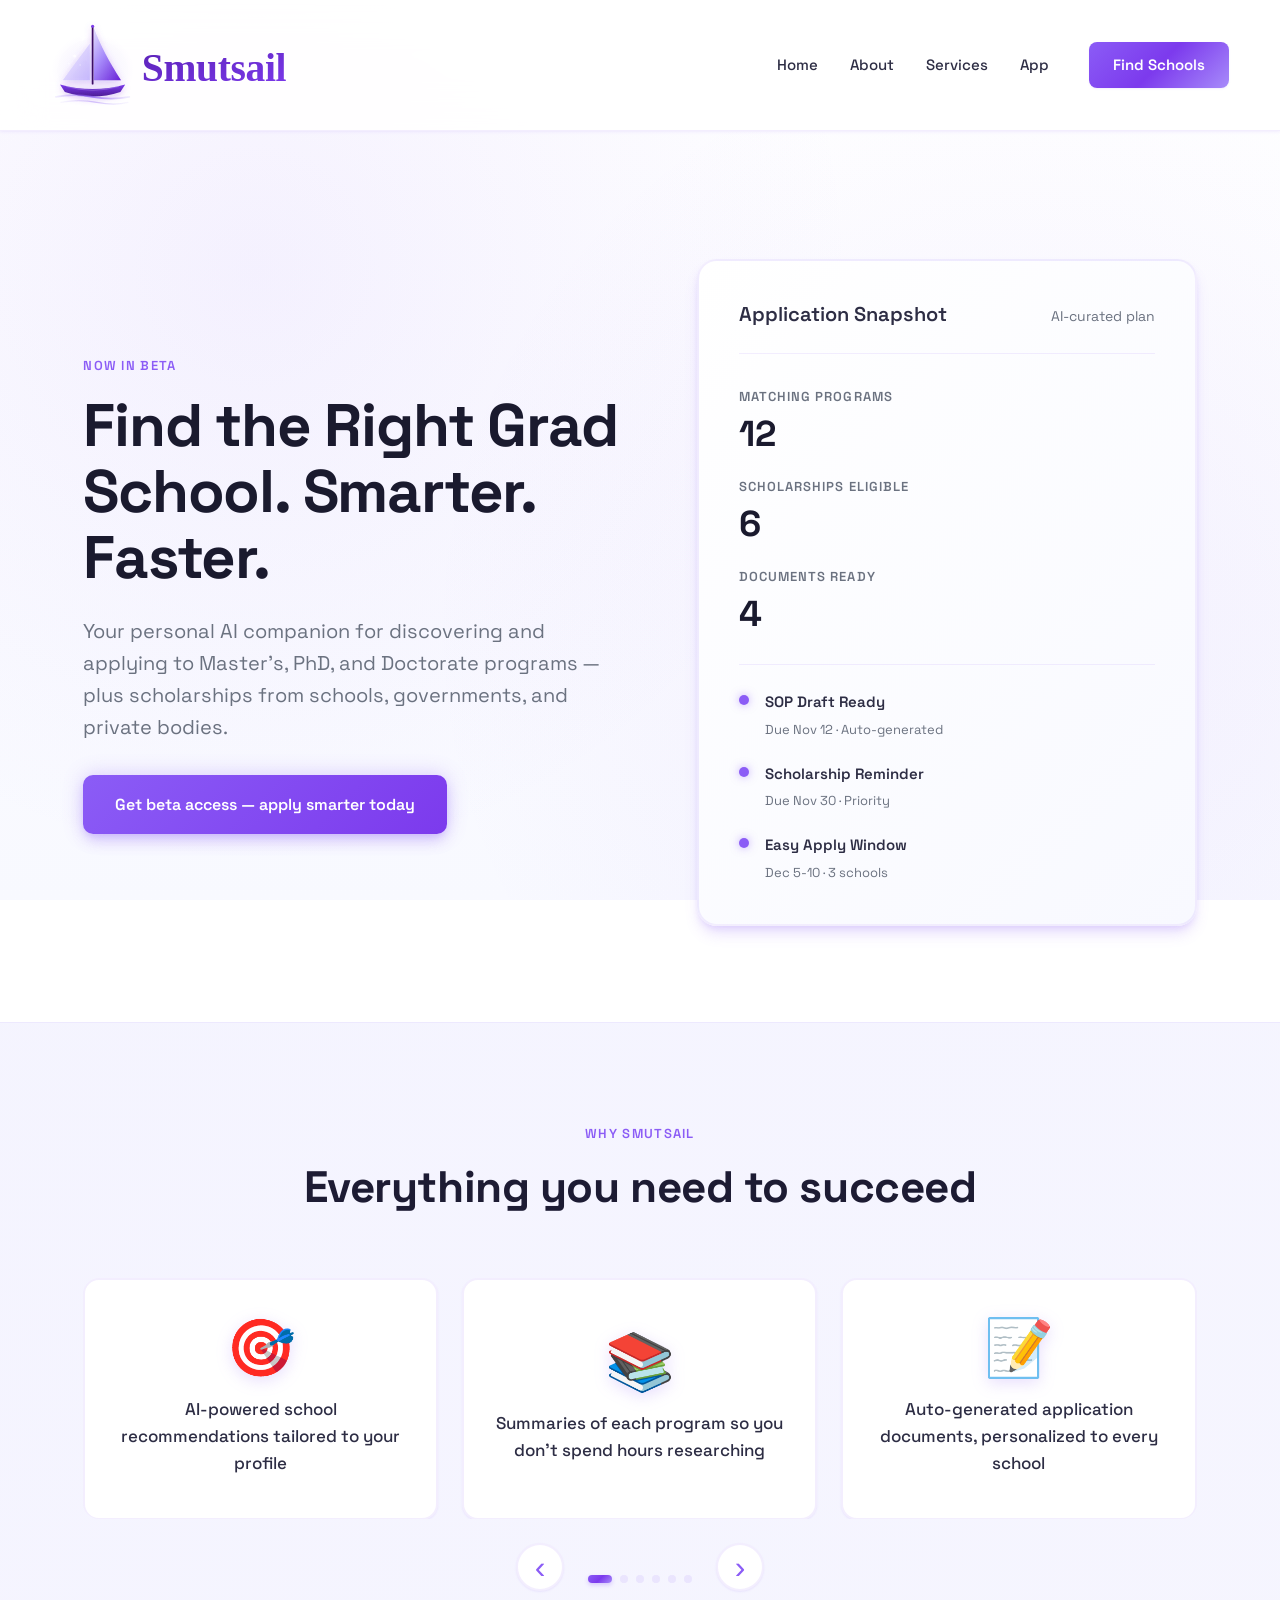
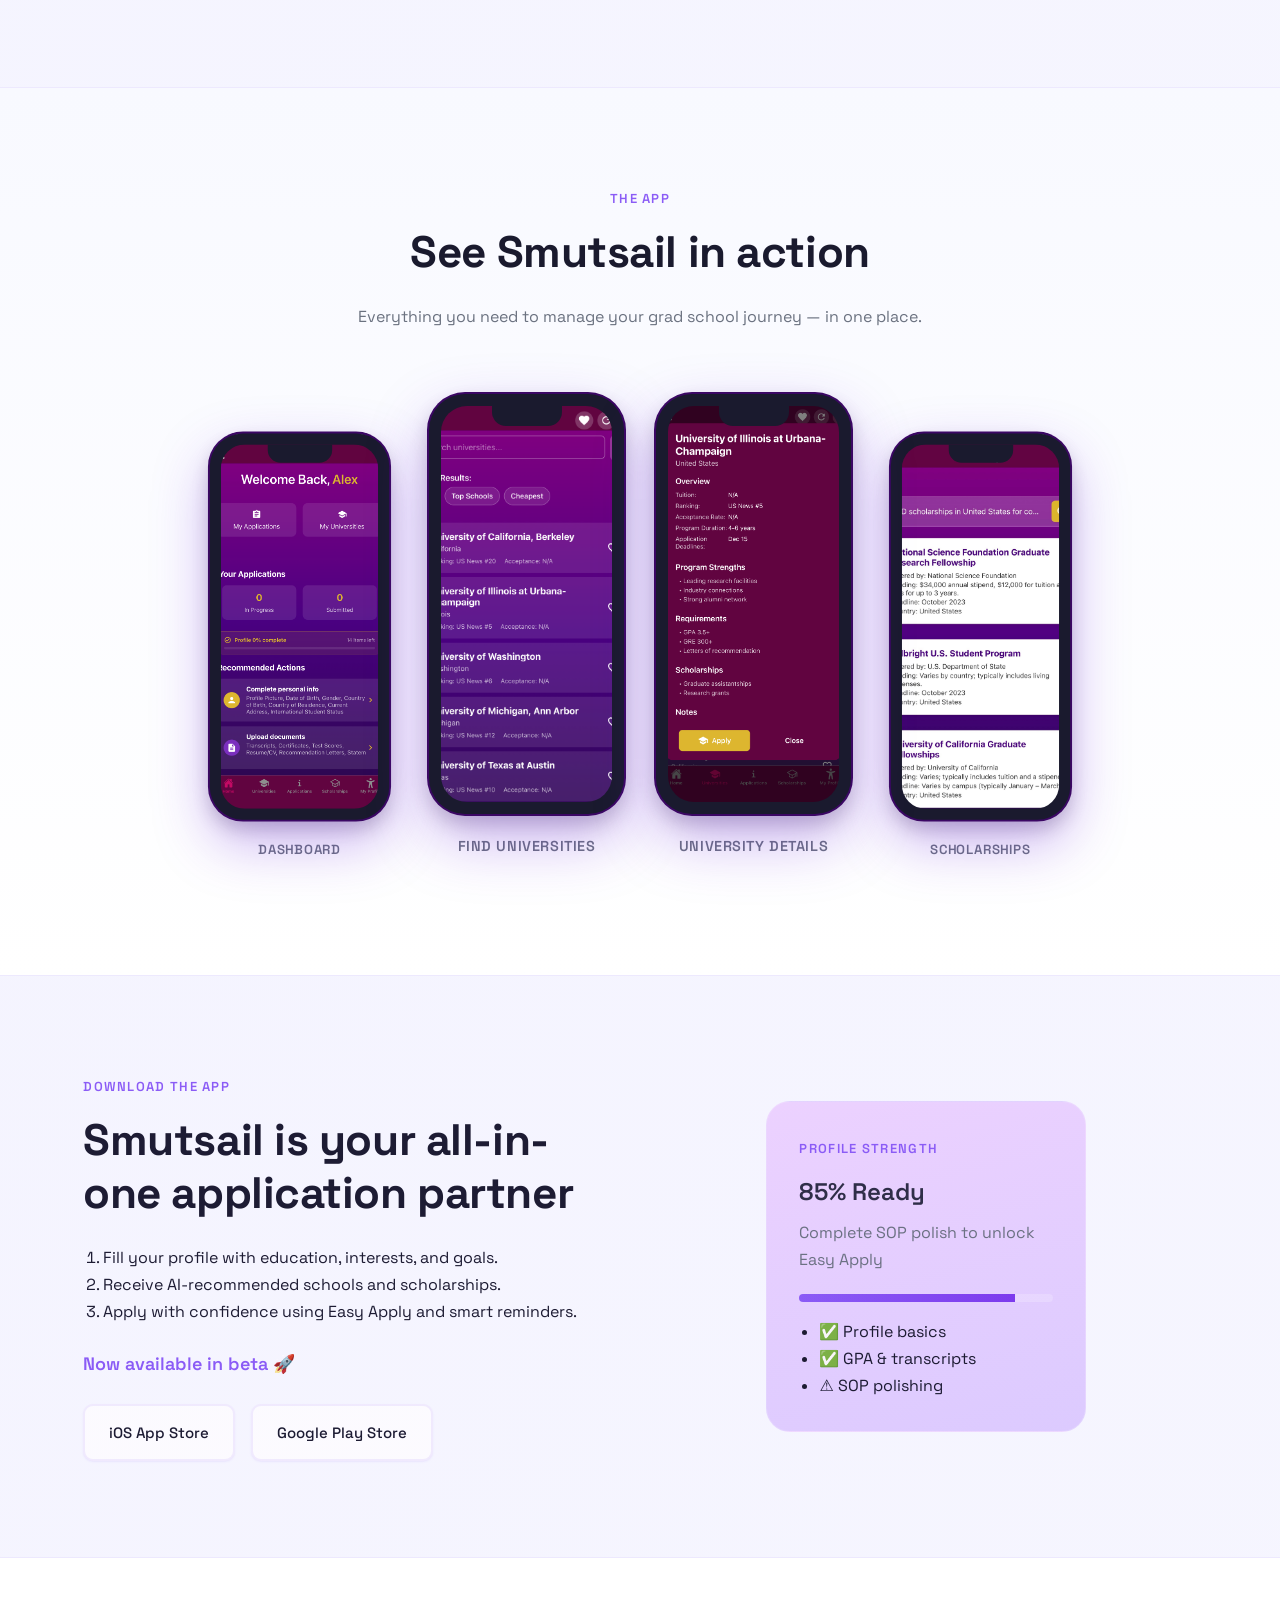
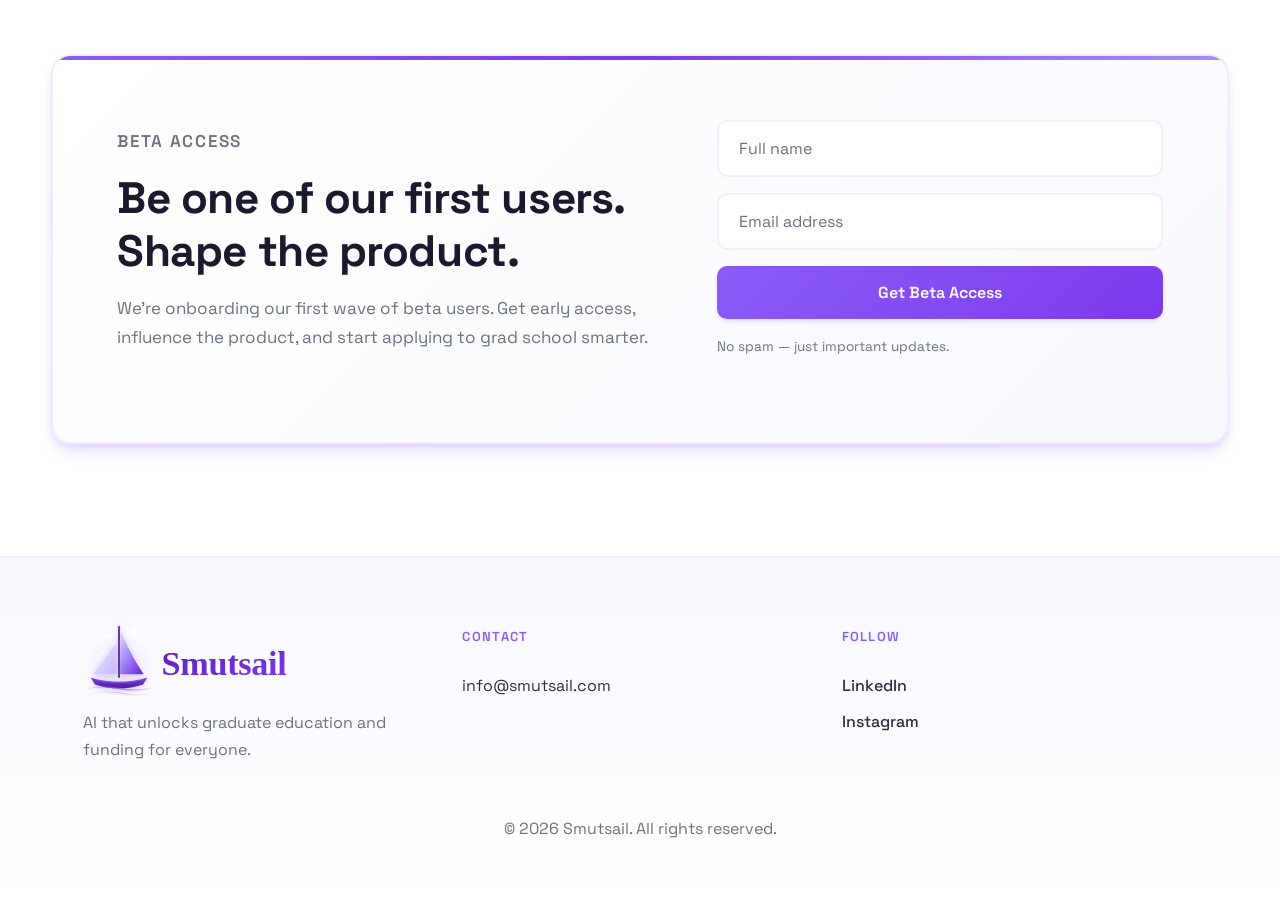
<file: index.html>
<!DOCTYPE html>
<html lang="en">

<head>
    <meta charset="UTF-8" />
    <meta name="viewport" content="width=device-width, initial-scale=1.0" />
    <title>Smutsail | Apply Smarter</title>
    <meta name="description" content="Smutsail is your AI-powered companion for discovering and applying to Master's, PhD, and Doctorate programs — plus scholarships from schools, governments, and private bodies." />
    <meta property="og:title" content="Smutsail | Apply Smarter" />
    <meta property="og:description" content="Find the right grad school. Smarter. Faster. AI-powered school matching, scholarship finder, and Easy Apply — all in one app." />
    <meta property="og:type" content="website" />
    <meta name="twitter:card" content="summary_large_image" />
    <meta name="twitter:title" content="Smutsail | Apply Smarter" />
    <meta name="twitter:description" content="Find the right grad school. Smarter. Faster." />
    <link rel="icon" type="image/svg+xml" href="./favicon.svg" />
    <link rel="preconnect" href="https://fonts.googleapis.com" />
    <link rel="preconnect" href="https://fonts.gstatic.com" crossorigin />
    <link href="https://fonts.googleapis.com/css2?family=Space+Grotesk:wght@400;500;600;700&display=swap"
        rel="stylesheet" />
    <link rel="stylesheet" href="./styles.css" />
</head>

<body>
    <header class="site-header">
        <div class="container header-content">
            <a href="./index.html" class="logo logo-img">
                <img src="./logo.svg" alt="Smutsail" onerror="this.parentElement.classList.remove('logo-img'); this.style.display='none'; this.parentElement.insertAdjacentText('beforeend','Smutsail');" />
            </a>
            <button class="hamburger" id="hamburger" aria-label="Toggle navigation" aria-expanded="false">
                <span></span><span></span><span></span>
            </button>
            <nav class="nav" id="mainNav">
                <a href="./index.html">Home</a>
                <a href="./about.html">About</a>
                <a href="./services.html">Services</a>
                <a href="#download">App</a>
                <a href="./find.html" class="waitlist-link find-link">Find Schools</a>
            </nav>
        </div>
    </header>

    <main>
        <section id="home" class="hero">
            <div class="container hero-grid">
                <div>
                    <p class="eyebrow">Now in Beta</p>
                    <h1>Find the Right Grad School. Smarter. Faster.</h1>
                    <p class="subhead">
                        Your personal AI companion for discovering and applying to Master's, PhD, and Doctorate
                        programs — plus scholarships from schools, governments, and private bodies.
                    </p>
                    <a href="#waitlist" class="cta">Get beta access — apply smarter today</a>
                </div>
                <div class="hero-card">
                    <div class="card-header">
                        <h3>Application Snapshot</h3>
                        <p>AI-curated plan</p>
                    </div>
                    <div class="card-body">
                        <div class="stat">
                            <p class="label">Matching Programs</p>
                            <p class="value">12</p>
                        </div>
                        <div class="stat">
                            <p class="label">Scholarships Eligible</p>
                            <p class="value">6</p>
                        </div>
                        <div class="stat">
                            <p class="label">Documents Ready</p>
                            <p class="value">4</p>
                        </div>
                        <div class="timeline">
                            <div class="timeline-item">
                                <div class="dot"></div>
                                <div>
                                    <p class="timeline-title">SOP Draft Ready</p>
                                    <p class="timeline-date">Due Nov 12 · Auto-generated</p>
                                </div>
                            </div>
                            <div class="timeline-item">
                                <div class="dot"></div>
                                <div>
                                    <p class="timeline-title">Scholarship Reminder</p>
                                    <p class="timeline-date">Due Nov 30 · Priority</p>
                                </div>
                            </div>
                            <div class="timeline-item">
                                <div class="dot"></div>
                                <div>
                                    <p class="timeline-title">Easy Apply Window</p>
                                    <p class="timeline-date">Dec 5-10 · 3 schools</p>
                                </div>
                            </div>
                        </div>
                    </div>
                </div>
            </div>
        </section>

        <section id="features" class="section light-bg">
            <div class="container">
                <div class="section-header">
                    <p class="eyebrow">Why Smutsail</p>
                    <h2>Everything you need to succeed</h2>
                </div>
                <div class="value-carousel-container">
                    <div class="value-carousel-wrapper">
                        <div class="value-carousel">
                            <div class="value-card">
                                <div class="value-icon">🎯</div>
                                <p>AI-powered school recommendations tailored to your profile</p>
                            </div>
                            <div class="value-card">
                                <div class="value-icon">📚</div>
                                <p>Summaries of each program so you don't spend hours researching</p>
                            </div>
                            <div class="value-card">
                                <div class="value-icon">📝</div>
                                <p>Auto-generated application documents, personalized to every school</p>
                            </div>
                            <div class="value-card">
                                <div class="value-icon">🚀</div>
                                <p>One-tap "Easy Apply" to programs you choose</p>
                            </div>
                            <div class="value-card">
                                <div class="value-icon">💸</div>
                                <p>Scholarship matching based on your background and goals</p>
                            </div>
                            <div class="value-card">
                                <div class="value-icon">🔔</div>
                                <p>Deadline tracking and real-time reminders</p>
                            </div>
                        </div>
                    </div>
                    <div class="carousel-controls">
                        <button class="carousel-btn prev-btn" aria-label="Previous slide">‹</button>
                        <div class="carousel-indicators">
                            <button class="indicator active" data-slide="0" aria-label="Slide 1"></button>
                            <button class="indicator" data-slide="1" aria-label="Slide 2"></button>
                            <button class="indicator" data-slide="2" aria-label="Slide 3"></button>
                            <button class="indicator" data-slide="3" aria-label="Slide 4"></button>
                            <button class="indicator" data-slide="4" aria-label="Slide 5"></button>
                            <button class="indicator" data-slide="5" aria-label="Slide 6"></button>
                        </div>
                        <button class="carousel-btn next-btn" aria-label="Next slide">›</button>
                    </div>
                </div>
            </div>
        </section>

        <section id="screenshots" class="section screenshots-section">
            <div class="container">
                <div class="section-header">
                    <p class="eyebrow">The App</p>
                    <h2>See Smutsail in action</h2>
                    <p class="section-subtitle">Everything you need to manage your grad school journey — in one place.</p>
                </div>
                <div class="screenshots-grid">
                    <div class="phone-mockup">
                        <div class="phone-frame">
                            <img src="./images/screenshot-home.png" alt="Smutsail home screen showing applications dashboard" />
                        </div>
                        <p class="screenshot-caption">Dashboard</p>
                    </div>
                    <div class="phone-mockup phone-mockup--center">
                        <div class="phone-frame">
                            <img src="./images/screenshot-universities.png" alt="Browse and filter universities" />
                        </div>
                        <p class="screenshot-caption">Find Universities</p>
                    </div>
                    <div class="phone-mockup phone-mockup--center">
                        <div class="phone-frame">
                            <img src="./images/screenshot-university-detail.png" alt="University details with requirements and deadlines" />
                        </div>
                        <p class="screenshot-caption">University Details</p>
                    </div>
                    <div class="phone-mockup">
                        <div class="phone-frame">
                            <img src="./images/screenshot-scholarships.png" alt="Scholarships screen" />
                        </div>
                        <p class="screenshot-caption">Scholarships</p>
                    </div>
                </div>
            </div>
        </section>

        <section id="download" class="section light-bg">
            <div class="container download-grid">
                <div>
                    <p class="eyebrow">Download the App</p>
                    <h2>Smutsail is your all-in-one application partner</h2>
                    <ol>
                        <li>Fill your profile with education, interests, and goals.</li>
                        <li>Receive AI-recommended schools and scholarships.</li>
                        <li>Apply with confidence using Easy Apply and smart reminders.</li>
                    </ol>
                    <p class="coming-soon">Now available in beta 🚀</p>
                    <div class="store-badges">
                        <span>iOS App Store</span>
                        <span>Google Play Store</span>
                    </div>
                </div>
                <div class="download-card">
                    <div class="screen-mock">
                        <p class="eyebrow">Profile Strength</p>
                        <h3>85% Ready</h3>
                        <p>Complete SOP polish to unlock Easy Apply</p>
                        <div class="progress">
                            <span style="width: 85%"></span>
                        </div>
                        <ul>
                            <li>✅ Profile basics</li>
                            <li>✅ GPA & transcripts</li>
                            <li>⚠️ SOP polishing</li>
                        </ul>
                    </div>
                </div>
            </div>
        </section>

        <section id="waitlist" class="section waitlist">
            <div class="container waitlist-card">
                <div>
                    <p class="eyebrow">Beta Access</p>
                    <h2>Be one of our first users. Shape the product.</h2>
                    <p>We're onboarding our first wave of beta users. Get early access, influence the product, and start applying to grad school smarter.</p>
                </div>
                <form class="waitlist-form" id="waitlistForm">
                    <input type="text" name="name" placeholder="Full name" required />
                    <input type="email" name="email" placeholder="Email address" required />
                    <input type="hidden" name="_to" value="info@smutsail.com" />
                    <input type="hidden" name="_subject" value="New Smutsail Waitlist Signup" />
                    <input type="hidden" name="_replyto" value="info@smutsail.com" />
                    <button type="submit">Get Beta Access</button>
                    <p class="form-note">No spam — just important updates.</p>
                    <p class="form-message" id="formMessage"></p>
                </form>
            </div>
        </section>
    </main>

    <footer class="site-footer">
        <div class="container footer-grid">
            <div>
                <a href="./index.html" class="logo logo-img">
                    <img src="./logo.svg" alt="Smutsail" onerror="this.parentElement.classList.remove('logo-img'); this.style.display='none'; this.parentElement.insertAdjacentText('beforeend','Smutsail');" />
                </a>
                <p>AI that unlocks graduate education and funding for everyone.</p>
            </div>
            <div>
                <p class="eyebrow">Contact</p>
                <a href="mailto:info@smutsail.com">info@smutsail.com</a>
            </div>
            <div>
                <p class="eyebrow">Follow</p>
                <div class="social">
                    <a href="https://www.linkedin.com/company/smutsail" target="_blank" rel="noopener">LinkedIn</a>
                    <a href="https://www.instagram.com/smutsail?igsh=Z2R4c2htemJsaWU0&utm_source=qr" target="_blank" rel="noopener">Instagram</a>
                </div>
            </div>
        </div>
        <p class="legal">© 2026 Smutsail. All rights reserved.</p>
    </footer>

    <script src="./main.js"></script>
</body>

</html>
</file>
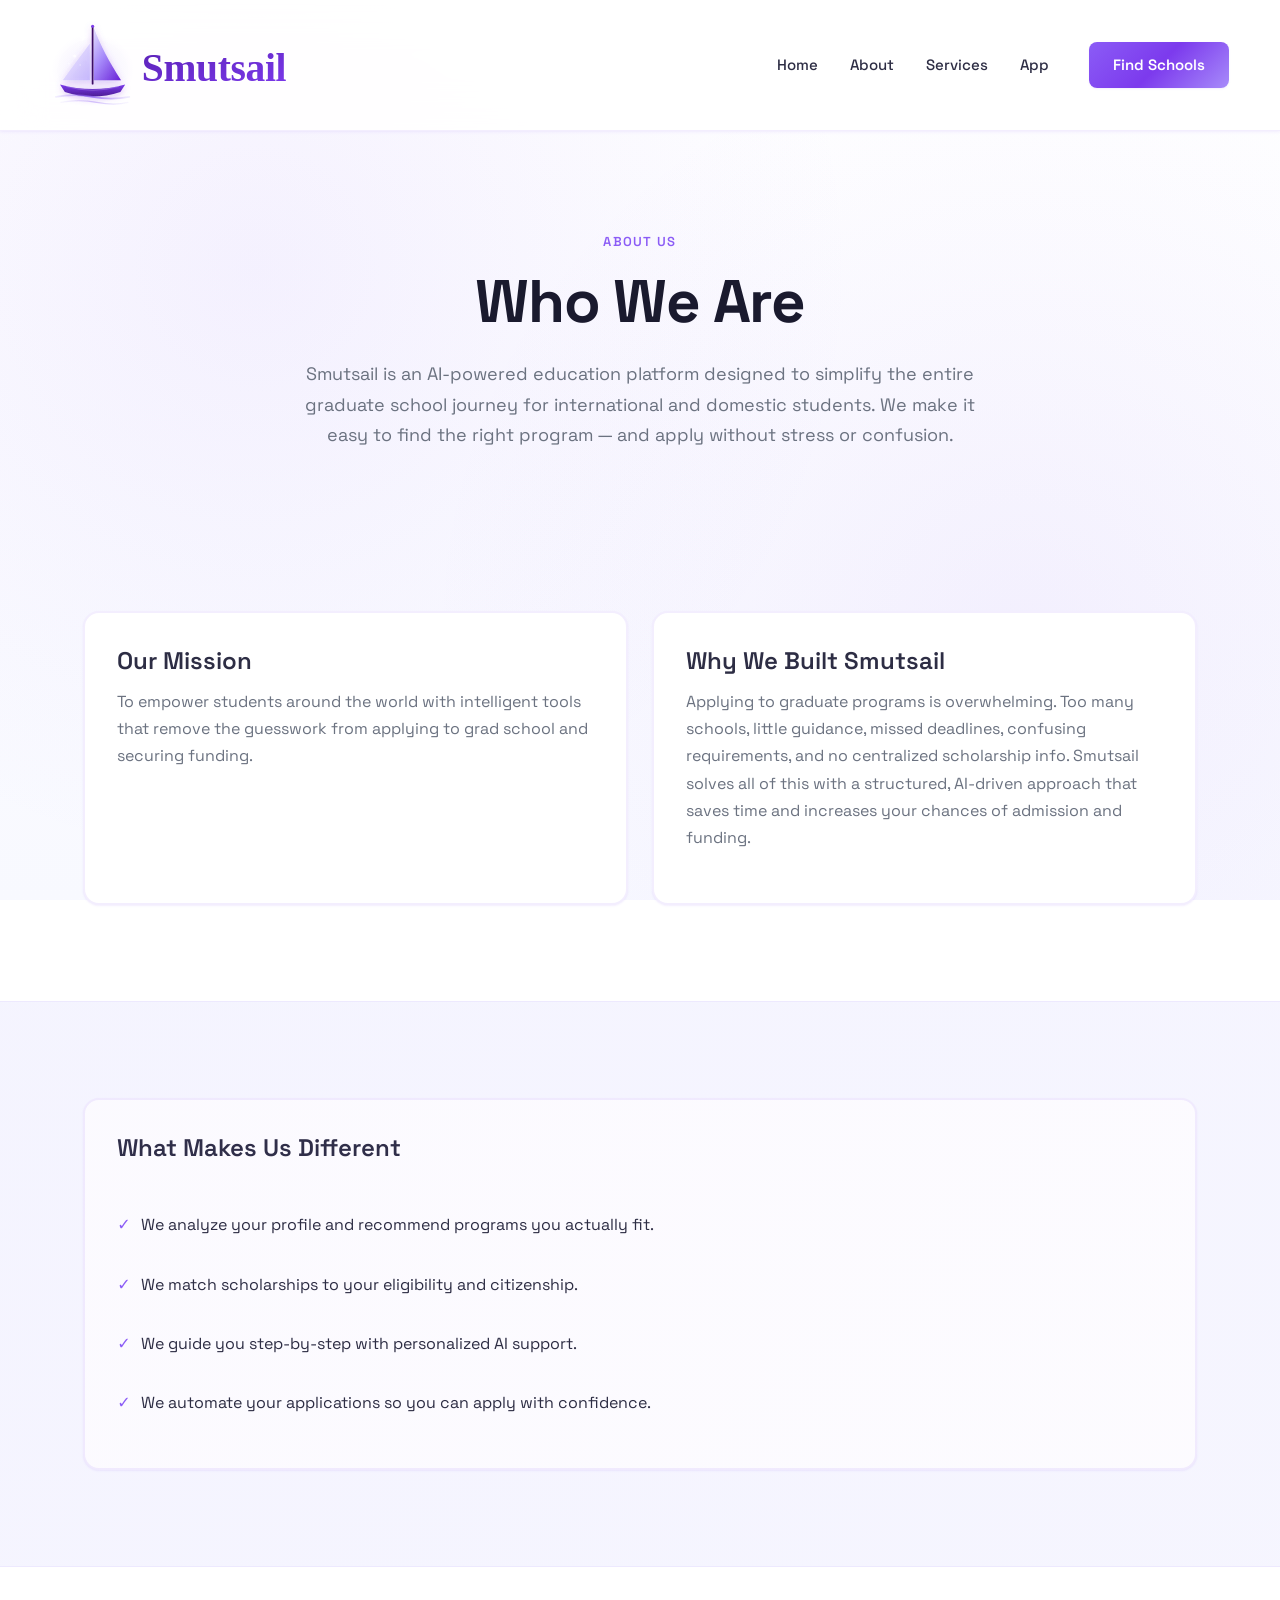
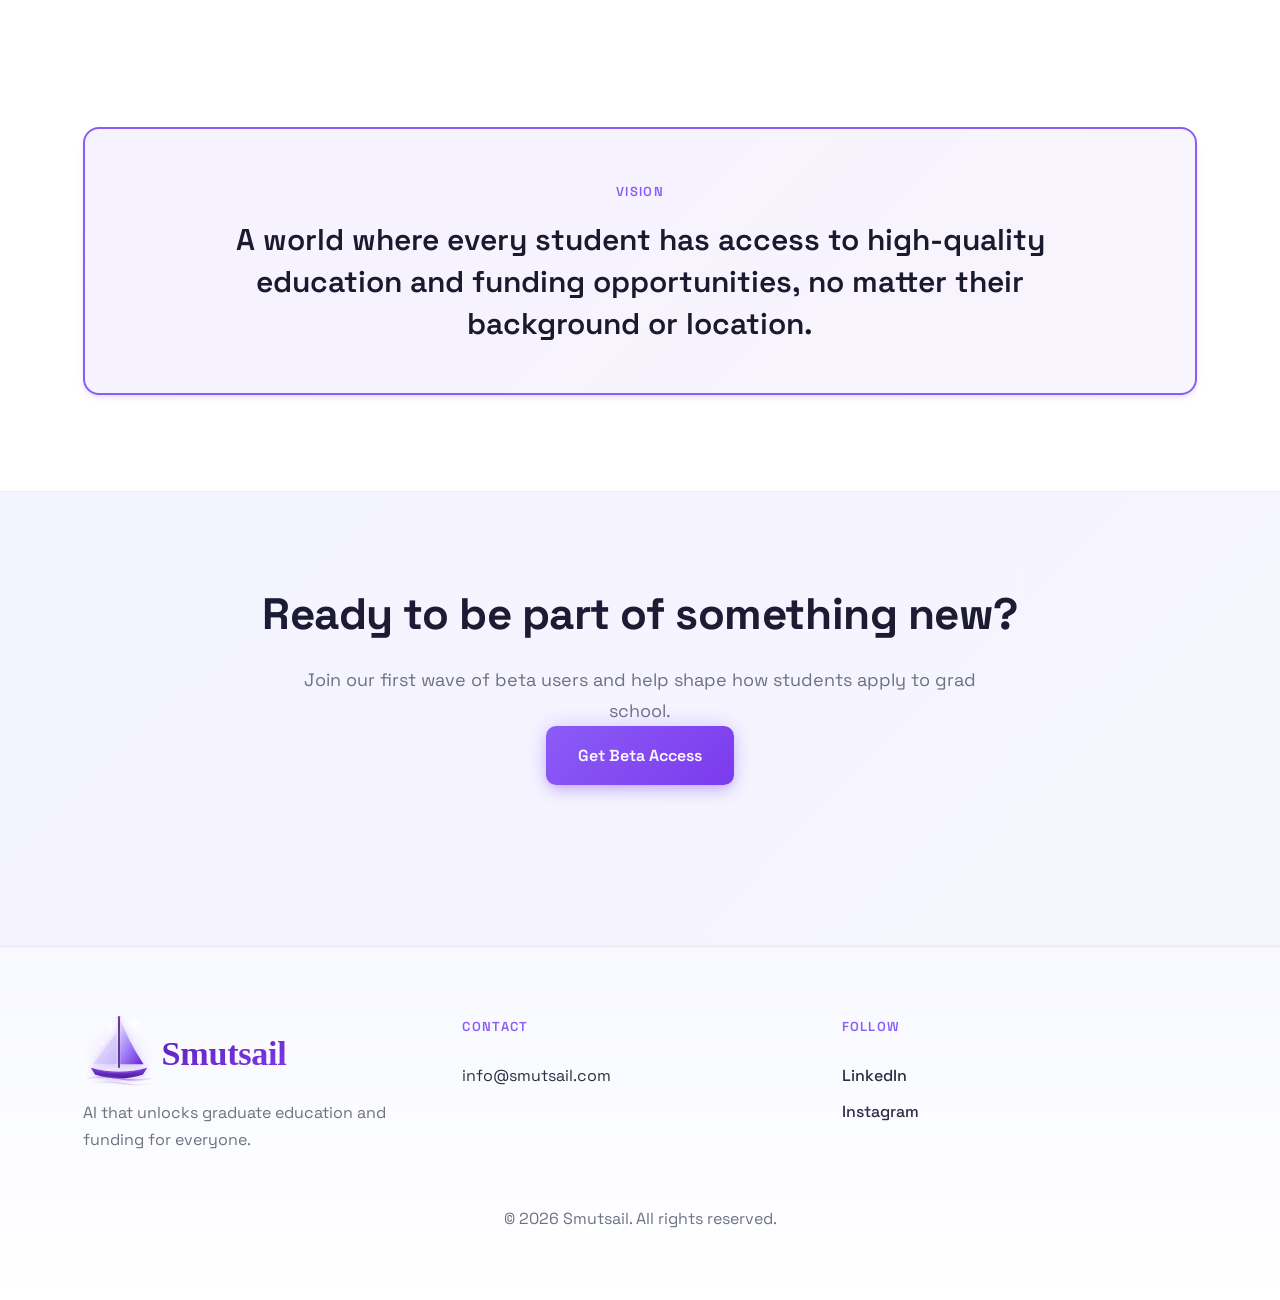
<file: about.html>
<!DOCTYPE html>
<html lang="en">

<head>
    <meta charset="UTF-8" />
    <meta name="viewport" content="width=device-width, initial-scale=1.0" />
    <title>About Us | Smutsail</title>
    <meta name="description" content="Learn about Smutsail — our mission to empower students worldwide with intelligent tools that remove the guesswork from applying to grad school and securing funding." />
    <meta property="og:title" content="About Us | Smutsail" />
    <meta property="og:description" content="We built Smutsail to make grad school applications simpler, smarter, and more accessible for every student." />
    <meta property="og:type" content="website" />
    <link rel="icon" type="image/svg+xml" href="./favicon.svg" />
    <link rel="preconnect" href="https://fonts.googleapis.com" />
    <link rel="preconnect" href="https://fonts.gstatic.com" crossorigin />
    <link href="https://fonts.googleapis.com/css2?family=Space+Grotesk:wght@400;500;600;700&display=swap"
        rel="stylesheet" />
    <link rel="stylesheet" href="./styles.css" />
</head>

<body>
    <header class="site-header">
        <div class="container header-content">
            <a href="./index.html" class="logo logo-img">
                <img src="./logo.svg" alt="Smutsail" onerror="this.parentElement.classList.remove('logo-img'); this.style.display='none'; this.parentElement.insertAdjacentText('beforeend','Smutsail');" />
            </a>
            <button class="hamburger" id="hamburger" aria-label="Toggle navigation" aria-expanded="false">
                <span></span><span></span><span></span>
            </button>
            <nav class="nav" id="mainNav">
                <a href="./index.html">Home</a>
                <a href="./about.html">About</a>
                <a href="./services.html">Services</a>
                <a href="./index.html#download">App</a>
                <a href="./find.html" class="waitlist-link find-link">Find Schools</a>
            </nav>
        </div>
    </header>

    <main>
        <section class="hero page-hero">
            <div class="container">
                <div class="section-header">
                    <p class="eyebrow">About Us</p>
                    <h1>Who We Are</h1>
                    <p class="intro">
                        Smutsail is an AI-powered education platform designed to simplify the entire graduate
                        school journey for international and domestic students. We make it easy to find the
                        right program — and apply without stress or confusion.
                    </p>
                </div>
            </div>
        </section>

        <section class="section">
            <div class="container">
                <div class="grid two-col">
                    <div class="card">
                        <h3>Our Mission</h3>
                        <p>
                            To empower students around the world with intelligent tools that remove the
                            guesswork from applying to grad school and securing funding.
                        </p>
                    </div>
                    <div class="card">
                        <h3>Why We Built Smutsail</h3>
                        <p>
                            Applying to graduate programs is overwhelming. Too many schools, little guidance,
                            missed deadlines, confusing requirements, and no centralized scholarship info.
                            Smutsail solves all of this with a structured, AI-driven approach that saves time and
                            increases your chances of admission and funding.
                        </p>
                    </div>
                </div>
            </div>
        </section>

        <section class="section light-bg">
            <div class="container">
                <div class="card highlight">
                    <h3>What Makes Us Different</h3>
                    <ul class="feature-list">
                        <li>We analyze your profile and recommend programs you actually fit.</li>
                        <li>We match scholarships to your eligibility and citizenship.</li>
                        <li>We guide you step-by-step with personalized AI support.</li>
                        <li>We automate your applications so you can apply with confidence.</li>
                    </ul>
                </div>
            </div>
        </section>

        <section class="section">
            <div class="container">
                <div class="vision">
                    <p class="eyebrow">Vision</p>
                    <h3>
                        A world where every student has access to high-quality education and funding
                        opportunities, no matter their background or location.
                    </h3>
                </div>
            </div>
        </section>

        <section class="section light-bg">
            <div class="container">
                <div class="section-header">
                    <h2>Ready to be part of something new?</h2>
                    <p class="intro">Join our first wave of beta users and help shape how students apply to grad school.</p>
                    <a href="./index.html#waitlist" class="cta">Get Beta Access</a>
                </div>
            </div>
        </section>
    </main>

    <footer class="site-footer">
        <div class="container footer-grid">
            <div>
                <a href="./index.html" class="logo logo-img">
                <img src="./logo.svg" alt="Smutsail" onerror="this.parentElement.classList.remove('logo-img'); this.style.display='none'; this.parentElement.insertAdjacentText('beforeend','Smutsail');" />
            </a>
                <p>AI that unlocks graduate education and funding for everyone.</p>
            </div>
            <div>
                <p class="eyebrow">Contact</p>
                <a href="mailto:info@smutsail.com">info@smutsail.com</a>
            </div>
            <div>
                <p class="eyebrow">Follow</p>
                <div class="social">
                    <a href="https://www.linkedin.com/company/smutsail" target="_blank" rel="noopener">LinkedIn</a>
                    <a href="https://www.instagram.com/smutsail?igsh=Z2R4c2htemJsaWU0&utm_source=qr" target="_blank" rel="noopener">Instagram</a>
                </div>
            </div>
        </div>
        <p class="legal">© 2026 Smutsail. All rights reserved.</p>
    </footer>

    <script src="./main.js"></script>
</body>

</html>
</file>
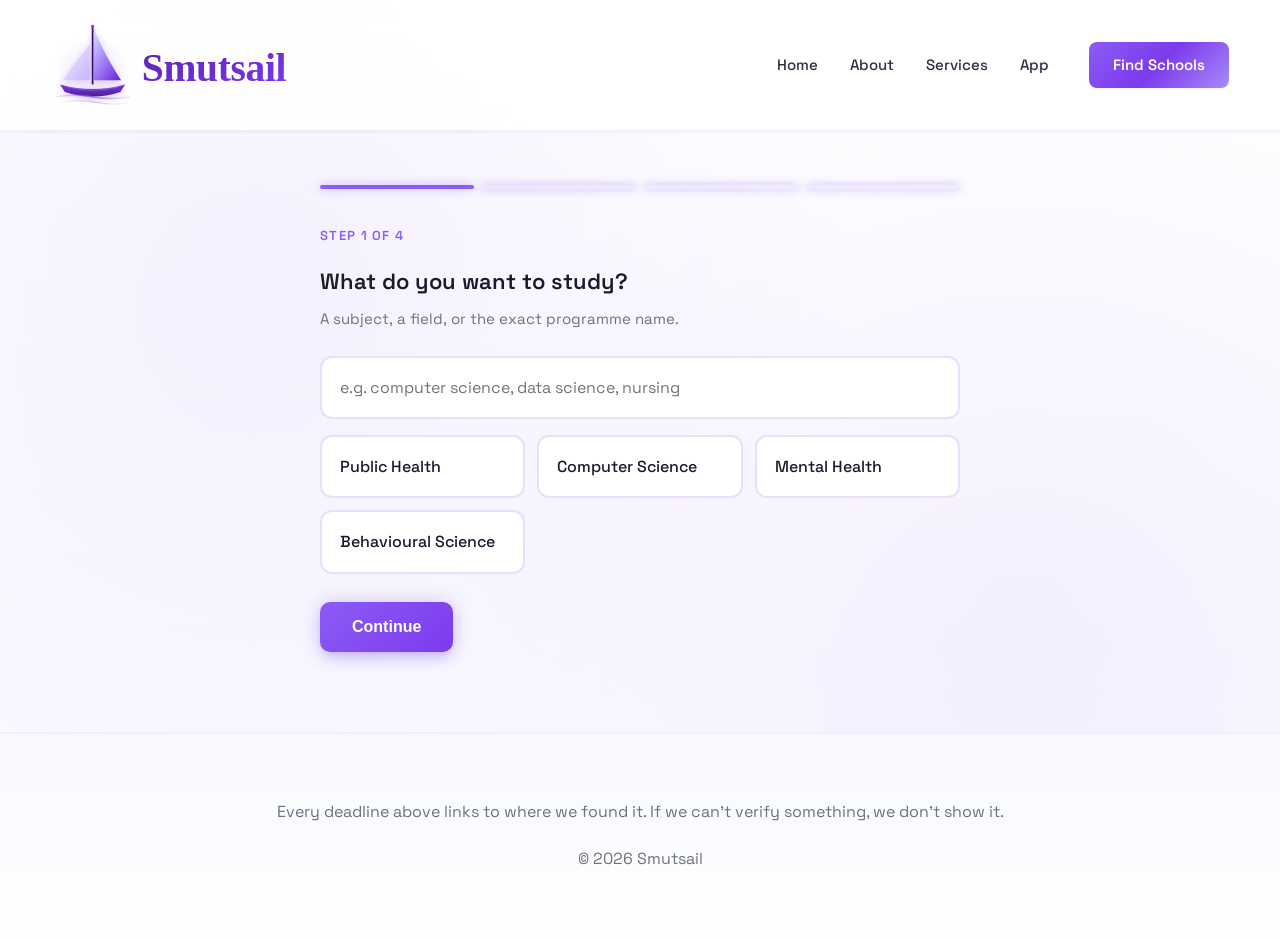
<file: find.html>
<!DOCTYPE html>
<html lang="en">
<head>
<meta charset="utf-8">
<meta name="viewport" content="width=device-width, initial-scale=1">
<title>Find your programme — Smutsail</title>
<meta name="description" content="Tell us what you want to study. Get real graduate programmes with real application deadlines — every one linked to its source.">
<link rel="icon" href="favicon.svg">
<link rel="preconnect" href="https://fonts.googleapis.com">
<link rel="preconnect" href="https://fonts.gstatic.com" crossorigin>
<link href="https://fonts.googleapis.com/css2?family=Space+Grotesk:wght@300;400;500;600;700&display=swap" rel="stylesheet">
<link rel="stylesheet" href="styles.css">
<style>
    /* Page-specific only — everything else comes from styles.css */
    .finder { padding: 3rem 0 5rem; }
    .step { display: none; }
    .step.active { display: block; animation: fadeUp .35s ease; }
    @keyframes fadeUp { from { opacity: 0; transform: translateY(12px); } to { opacity: 1; transform: none; } }

    .qlabel { font-size: 1.375rem; font-weight: 600; margin-bottom: .375rem; }
    .qhelp { color: var(--muted); font-size: .9375rem; margin-bottom: 1.5rem; }

    .choices { display: grid; gap: .75rem; grid-template-columns: repeat(auto-fit, minmax(160px, 1fr)); }
    .choice {
        border: 2px solid var(--border); background: var(--card); border-radius: 12px;
        padding: 1rem 1.125rem; font: inherit; font-weight: 500; color: var(--text);
        cursor: pointer; text-align: left; transition: all .18s ease;
    }
    .choice:hover { border-color: var(--accent-light); background: var(--card-hover); }
    .choice[aria-pressed="true"] { border-color: var(--accent); background: var(--accent-soft); }

    .field { width: 100%; padding: 1rem 1.125rem; border: 2px solid var(--border); border-radius: 12px;
             font: inherit; color: var(--text); background: var(--card); }
    .field:focus { outline: none; border-color: var(--accent); }

    .row { display: flex; gap: .75rem; align-items: center; margin-top: 1.75rem; flex-wrap: wrap; }
    .ghost { background: none; border: none; color: var(--muted); font: inherit; cursor: pointer; padding: .75rem 0; }
    .ghost:hover { color: var(--accent); }

    .progress-dots { display: flex; gap: .5rem; margin-bottom: 2rem; }
    .dot { height: 4px; flex: 1; border-radius: 2px; background: var(--border-light); transition: background .25s; }
    .dot.on { background: var(--accent); }

    /* results */
    .summary { text-align: center; padding: 2rem 0 1rem; }
    .summary .big { font-size: clamp(2.5rem, 9vw, 4rem); font-weight: 700; line-height: 1;
                    background: var(--accent-gradient); -webkit-background-clip: text;
                    background-clip: text; -webkit-text-fill-color: transparent; }
    .summary .sub { color: var(--muted); margin-top: .5rem; }

    .prog { border: 2px solid var(--border-light); border-radius: 14px; padding: 1.25rem 1.375rem;
            margin-bottom: .875rem; background: var(--card); }
    .prog h3 { font-size: 1.0625rem; margin: 0 0 .25rem; line-height: 1.35; }
    .prog .uni { color: var(--muted); font-size: .9375rem; margin-bottom: .875rem; }
    .meta { display: flex; flex-wrap: wrap; gap: .5rem; margin-bottom: .75rem; }
    .chip { font-size: .8125rem; padding: .25rem .625rem; border-radius: 999px;
            background: var(--accent-soft); color: var(--accent-2); font-weight: 500; }
    .chip.plain { background: #f1f3f9; color: var(--muted); }

    .dl { display: flex; align-items: baseline; gap: .5rem; padding: .75rem .875rem; border-radius: 10px;
          background: #f6f4ff; margin-bottom: .75rem; flex-wrap: wrap; }
    .dl b { font-size: 1rem; color: var(--text); }
    .dl small { color: var(--muted); }
    .dl.none { background: #fbfbfd; }
    .dl.soon { background: #fff4ed; }

    .src { font-size: .8125rem; color: var(--muted); }
    .src a { color: var(--accent-2); text-decoration: underline; text-underline-offset: 2px; }

    .locked { position: relative; }
    .locked .prog:nth-child(n+4) { filter: blur(4px); pointer-events: none; user-select: none; }
    .gate { border: 2px solid var(--accent); border-radius: 14px; padding: 1.75rem; background: var(--card);
            box-shadow: var(--shadow-lg); margin-top: 1.25rem; }

    .refine { display: flex; gap: .5rem; flex-wrap: wrap; margin: 0 0 1rem; }
    .tog { font: inherit; font-size: .8125rem; font-weight: 500; cursor: pointer;
           padding: .4rem .875rem; border-radius: 999px; border: 1.5px solid var(--border);
           background: var(--card); color: var(--muted); transition: all .15s ease; }
    .tog:hover { border-color: var(--accent-light); }
    .tog[aria-pressed="true"] { border-color: var(--accent); background: var(--accent-soft); color: var(--accent-2); }

    .note { font-size: .875rem; color: var(--muted); background: var(--bg-secondary);
            border-left: 3px solid var(--accent-light); padding: .875rem 1rem; border-radius: 0 8px 8px 0; margin: 1.5rem 0; }

    @media (max-width: 640px) {
        .finder { padding: 1.5rem 0 3rem; }
        .choices { grid-template-columns: 1fr 1fr; }
    }
</style>
</head>
<body>

<header class="site-header">
    <div class="container header-content">
        <a href="./index.html" class="logo logo-img">
            <img src="./logo.svg" alt="Smutsail" onerror="this.parentElement.classList.remove('logo-img'); this.style.display='none'; this.parentElement.insertAdjacentText('beforeend','Smutsail');" />
        </a>
        <button class="hamburger" id="hamburger" aria-label="Toggle navigation" aria-expanded="false">
            <span></span><span></span><span></span>
        </button>
        <nav class="nav" id="mainNav">
            <a href="./index.html">Home</a>
            <a href="./about.html">About</a>
            <a href="./services.html">Services</a>
            <a href="./index.html#download">App</a>
            <a href="./find.html" class="waitlist-link find-link">Find Schools</a>
        </nav>
    </div>
</header>

<main class="container finder">
  <div style="max-width:640px;margin:0 auto">

    <div class="progress-dots" id="dots" aria-hidden="true">
      <span class="dot on"></span><span class="dot"></span><span class="dot"></span><span class="dot"></span>
    </div>

    <!-- 1 ─ field -->
    <section class="step active" id="s1">
      <span class="eyebrow">Step 1 of 4</span>
      <div class="qlabel">What do you want to study?</div>
      <p class="qhelp">A subject, a field, or the exact programme name.</p>
      <input class="field" id="q" placeholder="e.g. computer science, data science, nursing" autocomplete="off">
      <div class="choices" style="margin-top:1rem" id="quick"></div>
      <div class="row"><button class="cta" id="n1">Continue</button></div>
    </section>

    <!-- 2 ─ level -->
    <section class="step" id="s2">
      <span class="eyebrow">Step 2 of 4</span>
      <div class="qlabel">What level?</div>
      <p class="qhelp">We currently cover master's programmes.</p>
      <div class="choices">
        <button class="choice" data-lvl="masters" aria-pressed="true">Master's</button>
        <button class="choice" data-lvl="phd" aria-pressed="false">PhD</button>
      </div>
      <div class="row"><button class="cta" id="n2">Continue</button><button class="ghost" data-back="1">Back</button></div>
    </section>

    <!-- 2b ─ destination -->
    <section class="step" id="s2b">
      <span class="eyebrow">Step 3 of 4</span>
      <div class="qlabel">Where do you want to study?</div>
      <p class="qhelp" id="countryHelp">Pick as many as you like.</p>
      <div class="choices" id="countries"></div>
      <div class="row"><button class="cta" id="n2b">Continue</button><button class="ghost" data-back="2">Back</button></div>
    </section>

    <!-- 3 ─ background -->
    <section class="step" id="s3">
      <span class="eyebrow">Step 4 of 4</span>
      <div class="qlabel">Which passport do you hold?</div>
      <p class="qhelp">Deadlines and tuition differ for EU applicants — this makes sure you see the right ones.
        It's about your passport, not where you live now.</p>
      <div class="choices">
        <button class="choice" data-origin="non-eu" aria-pressed="true">Non-EU
          <span style="display:block;font-weight:400;color:var(--muted);font-size:.8125rem">Nigeria, India, UK, US and most others</span></button>
        <button class="choice" data-origin="eu" aria-pressed="false">EU, EEA or Switzerland</button>
      </div>
      <div class="row"><button class="cta" id="n3">See my matches</button><button class="ghost" data-back="2b">Back</button></div>
    </section>

    <!-- results -->
    <section class="step" id="sr">
      <div class="summary">
        <div class="big" id="count">—</div>
        <div class="sub" id="subline"></div>
      </div>
      <div class="refine" id="refine"></div>
      <div id="list" class="locked"></div>

      <div class="gate" id="gate">
        <div class="qlabel" style="font-size:1.125rem">See all your matches</div>
        <p class="qhelp" style="margin-bottom:1rem">Enter your email to unlock the full list here.
          We'll also remind you before these deadlines close.</p>
        <form class="waitlist-form" id="leadForm">
          <input class="field" type="email" id="email" placeholder="your@email.com" required autocomplete="email">
          <button class="cta" type="submit" id="leadBtn">Unlock my full list</button>
        </form>
        <div class="form-message" id="msg"></div>
      </div>

      <div class="note" id="coverage"></div>
      <div class="row"><button class="ghost" data-back="1">Start over</button></div>
    </section>

  </div>
</main>

<footer class="site-footer">
  <div class="container" style="text-align:center;color:var(--muted);font-size:.9375rem">
    <p>Every deadline above links to where we found it. If we can't verify something, we don't show it.</p>
    <p style="margin-top:.5rem">&copy; 2026 Smutsail</p>
  </div>
</footer>

<script>
(function () {
  'use strict';

  var state = {
    q: '', lvl: 'masters', origin: 'non-eu', countries: [],
    // Refinement defaults. Both start ON: a non-German-speaking applicant cannot
    // use a German-taught programme, and nobody can apply to a closed one.
    hideClosed: true,
    englishOnly: true,
  };
  var DATA = null, matches = [], allMatches = [];
  var $ = function (id) { return document.getElementById(id); };

  // ── data ──────────────────────────────────────────────────────────────────
  fetch('data/programs.json')
    .then(function (r) { return r.json(); })
    .then(function (d) { DATA = d; seedQuickPicks(d); buildCountries(d); })
    .catch(function () { DATA = { programs: [] }; });

  var COUNTRY_NAMES = { DE: 'Germany', SE: 'Sweden', NL: 'Netherlands', FI: 'Finland',
                        DK: 'Denmark', UK: 'United Kingdom', CA: 'Canada', US: 'United States' };

  function buildCountries(d) {
    var counts = {};
    d.programs.forEach(function (p) { counts[p.c] = (counts[p.c] || 0) + 1; });
    var codes = Object.keys(counts).sort(function (a, b) { return counts[b] - counts[a]; });

    // Default to everything we have — a student who skips this step should see
    // all their options, not none of them.
    state.countries = codes.slice();

    $('countries').innerHTML = codes.map(function (c) {
      return '<button class="choice" data-country="' + c + '" aria-pressed="true">'
           + (COUNTRY_NAMES[c] || c)
           + '<span style="display:block;font-weight:400;color:var(--muted);font-size:.8125rem">'
           + counts[c] + ' programmes</span></button>';
    }).join('');

    if (codes.length === 1) {
      // One country means this question has no answer worth asking. Say what we
      // cover and move on rather than presenting a choice that isn't one.
      $('countryHelp').textContent =
        'Right now we have verified data for ' + (COUNTRY_NAMES[codes[0]] || codes[0])
        + ' only. More countries are being added.';
    }
  }

  function seedQuickPicks(d) {
    var freq = {};
    d.programs.forEach(function (p) {
      (p.tags || []).forEach(function (t) { if (t.indexOf(' ') > 0) freq[t] = (freq[t] || 0) + 1; });
    });
    var top = Object.keys(freq).sort(function (a, b) { return freq[b] - freq[a]; }).slice(0, 4);
    $('quick').innerHTML = top.map(function (t) {
      return '<button class="choice" data-q="' + t + '">' + t.replace(/\b\w/g, function (c) { return c.toUpperCase(); }) + '</button>';
    }).join('');
  }

  // ── matching ──────────────────────────────────────────────────────────────
  // Plain keyword overlap. Deliberately simple: the value here is that the
  // underlying data is real, not that the ranking is clever.
  // Whole-word matching. Substring matching looks fine until you search "AI"
  // and the top result is "Textile Chain Research" — because "ai" sits inside
  // "chain". Same trap catches "it" in "quality" and "cs" in "physics".
  function hasWord(haystack, term) {
    var esc = term.replace(/[.*+?^${}()|[\]\\]/g, '\\$&');
    return new RegExp('(^|[^a-z])' + esc + '([^a-z]|$)', 'i').test(haystack);
  }

  function score(p, terms) {
    var title = p.p.toLowerCase();
    var tags = p.tags || [];
    var other = (p.u + ' ' + tags.join(' ')).toLowerCase();

    var strong = 0;   // the query really is about this programme
    var weak = 0;     // incidental mention — ranks, but does not qualify

    terms.forEach(function (t) {
      if (!t) return;
      if (title.indexOf(t) >= 0 && t.indexOf(' ') > 0) strong += 14;  // full phrase in title
      else if (hasWord(title, t)) strong += 9;                        // whole word in title
      else if (tags.indexOf(t) >= 0) strong += 6;                     // exact tag
      else if (hasWord(other, t)) weak += 2;
    });

    // Requiring a STRONG signal is what keeps result counts meaningful. Before
    // this, "computer science" matched 560 of 1054 programmes because the word
    // "science" appears everywhere — a number that impresses nobody and helps
    // no one.
    if (strong === 0) return 0;

    var bonus = 0;
    // Reward a deadline you can still act on. The previous version rewarded
    // merely HAVING a deadline, which floated 220 expired programmes above live
    // ones — that is why the top three results on the page read "closed".
    if (isOpen(p) || opensLater(p)) bonus += 4;
    if (p.langP === 'en') bonus += 2;
    return strong + weak + bonus;
  }

  // ── deadline state, computed NOW ─────────────────────────────────────────
  // Never precomputed into the data. A corpus built in August described August;
  // by mid-September it was advertising dates that had already passed. Anything
  // that depends on today's date has to be worked out when the page renders.
  function today() { return new Date().toISOString().slice(0, 10); }

  // The window that applies to THIS applicant.
  //
  // The corpus stores the non-EU window by default, plus an EU one where the
  // university publishes something different — 123 programmes, sometimes months
  // apart. Picking the wrong one tells someone their deadline has passed when it
  // hasn't, or that they have until January when it closed in November.
  function dlFor(p) {
    if (state.origin === 'eu' && p.eDl) {
      return { opens: p.eDlOpens || null, closes: p.eDl, cohort: 'eu' };
    }
    return { opens: p.dlOpens || null, closes: p.dl || null, cohort: p.dlCohort || null };
  }

  function isClosed(p)   { var w = dlFor(p); return Boolean(w.closes && w.closes < today()); }
  function opensLater(p) { var w = dlFor(p); return Boolean(w.opens && w.opens > today()); }
  function isOpen(p)     { var w = dlFor(p); return Boolean(w.closes && !isClosed(p) && !opensLater(p)); }

  // Two-letter subject acronyms are real searches — AI, IT, CS. A blanket
  // "longer than two characters" filter silently drops them.
  var SHORT_TERMS = { ai: 1, it: 1, cs: 1, ml: 1, ux: 1, hr: 1 };

  function run() {
    var terms = state.q.toLowerCase().split(/[^a-z]+/).filter(function (t) {
      return t.length > 2 || SHORT_TERMS[t];
    });
    var phrase = state.q.toLowerCase().trim();
    if (phrase.indexOf(' ') > 0) terms.push(phrase);

    allMatches = (DATA.programs || [])
      .filter(function (p) { return p.lvl === state.lvl; })
      .filter(function (p) { return !state.countries.length || state.countries.indexOf(p.c) >= 0; })
      .map(function (p) { return { p: p, s: score(p, terms) }; })
      .filter(function (x) { return x.s > 0; })
      .sort(function (a, b) {
        if (b.s !== a.s) return b.s - a.s;
        // Soonest first, using each applicant's own window.
        var ad = dlFor(a.p).closes, bd = dlFor(b.p).closes;
        if (ad && bd) return ad.localeCompare(bd);
        return ad ? -1 : 1;
      })
      .map(function (x) { return x.p; });

    applyRefinements();
  }

  // Refinements run over the scored set, so toggling one is instant and never
  // re-searches. Closed programmes are hidden by default — showing someone a
  // deadline they cannot meet is worse than showing them nothing.
  function applyRefinements() {
    matches = allMatches.filter(function (p) {
      if (state.hideClosed && isClosed(p)) return false;
      if (state.englishOnly && p.langP !== 'en') return false;
      return true;
    });
    render();
  }

  function fmt(iso) {
    if (!iso) return null;
    var d = new Date(iso + 'T00:00:00');
    return d.toLocaleDateString('en-GB', { day: 'numeric', month: 'short', year: 'numeric' });
  }
  function daysTo(iso) {
    return Math.ceil((new Date(iso + 'T00:00:00') - new Date()) / 864e5);
  }

  function card(p) {
    var bits = [];
    if (p.loc) bits.push('<span class="chip plain">' + p.loc + '</span>');
    if (p.lang) bits.push('<span class="chip plain">' + p.lang + '</span>');
    if (p.dur) bits.push('<span class="chip plain">' + p.dur + '</span>');
    if (p.assist) bits.push('<span class="chip">via uni-assist</span>');

    var w = dlFor(p);
    // Label the window so it is clear which applicant it describes.
    var cohort = w.cohort === 'eu' ? ' · EU/EEA applicants'
               : w.cohort === 'non-eu' ? ' · non-EU applicants' : '';
    var dl;
    if (opensLater(p)) {
      // Applications haven't opened. Counting down to the close date would imply
      // you can apply today — the useful fact is when the window starts.
      dl = '<div class="dl">'
         + '<b>Opens ' + fmt(w.opens) + '</b>'
         + '<small>closes ' + fmt(w.closes) + ' · in ' + daysTo(w.opens) + ' days' + cohort + '</small>'
         + '</div>';
    } else if (isClosed(p)) {
      // Only reachable when the user has deliberately un-hidden closed results.
      // Say so plainly and do not dress it up with a countdown.
      dl = '<div class="dl none"><b>Closed ' + fmt(w.closes) + '</b>'
         + '<small>this intake has passed' + cohort + '</small></div>';
    } else if (w.closes) {
      var n = daysTo(w.closes);
      var urgent = n >= 0 && n <= 45;
      dl = '<div class="dl' + (urgent ? ' soon' : '') + '">'
         + '<b>' + (w.opens ? fmt(w.opens) + ' – ' : 'Closes ') + fmt(w.closes) + '</b>'
         + '<small>' + n + ' days left' + cohort + '</small>'
         + (p.dlCaveat ? '<small style="flex-basis:100%">' + p.dlCaveat + '</small>' : '')
         + '</div>';
    } else if (p.guide) {
      // No date, but DAAD does say what a non-EU applicant should do. That is a
      // real answer — and it is visibly not a date, so it cannot be mistaken for one.
      dl = '<div class="dl none"><b>No fixed deadline published</b>'
         + '<small style="flex-basis:100%">For applicants outside the EU: ' + p.guide + '</small></div>';
    } else {
      // No invented dates. Ever.
      dl = '<div class="dl none"><b>Deadline not published</b>'
         + '<small>Check the programme page</small></div>';
    }

    return '<article class="prog">'
      + '<h3>' + p.p + '</h3>'
      + '<div class="uni">' + p.u + ' · ' + p.cn + '</div>'
      + '<div class="meta">' + bits.join('') + '</div>'
      + dl
      + '<div class="src">Source: <a href="' + (p.url || p.src) + '" target="_blank" rel="noopener">'
      + (p.url || p.src).replace(/^https?:\/\/(www\.)?/, '').slice(0, 46) + '…</a></div>'
      + '</article>';
  }

  var SHOW = 10;

  function render() {
    var shown = matches.slice(0, SHOW);
    var unis = {}; var ctry = {};
    shown.forEach(function (p) { unis[p.u] = 1; ctry[p.c] = 1; });
    var nCountries = Object.keys(ctry).length;
    var actionable = matches.filter(function (p) { return isOpen(p) || opensLater(p); }).length;

    // Lead with the shortlist, not the pile. "145 matches" reads as noise;
    // "your 10 best matches, from 145 that fit" reads as thoroughness.
    if (!matches.length) {
      $('count').textContent = 'No matches';
      $('subline').textContent = allMatches.length
        ? 'All ' + allMatches.length + ' matches were filtered out — try relaxing the options below'
        : 'Nothing matched that search yet';
    } else if (matches.length <= SHOW) {
      $('count').textContent = matches.length + (matches.length === 1 ? ' match' : ' matches');
      $('subline').textContent = Object.keys(unis).length + ' universities'
        + (nCountries > 1 ? ' across ' + nCountries + ' countries' : '')
        + ' · ' + actionable + ' with confirmed deadlines';
    } else {
      $('count').textContent = 'Your ' + SHOW + ' best matches';
      $('subline').textContent = 'from ' + matches.length + ' that fit · '
        + Object.keys(unis).length + ' universities'
        + (nCountries > 1 ? ' across ' + nCountries + ' countries' : '');
    }

    renderRefinements();

    $('list').innerHTML = shown.map(card).join('')
      || '<div class="note">Nothing left after filtering. Try turning off a filter above, '
         + 'or search a broader term like "engineering".</div>';

    $('gate').style.display = matches.length > 3 ? 'block' : 'none';
    $('list').className = matches.length > 3 ? 'locked' : '';

    var soonest = matches.filter(isOpen).map(function (p) { return dlFor(p).closes; }).sort()[0];
    var cn = (DATA.countries || []).map(function (c) { return COUNTRY_NAMES[c] || c; });
    $('coverage').innerHTML =
      'We have verified data for <b>' + (DATA.count || 0) + ' master\'s programmes</b> in '
      + (cn.join(' and ') || 'our covered countries') + ', '
      + (DATA.with_deadline || 0) + ' with application deadlines'
      + (soonest ? '. Your nearest open deadline is <b>' + fmt(soonest) + '</b>' : '')
      + '. Every entry links to its source so you can check it yourself.';
  }

  // Refinements live above the results, where they cost nothing to ignore.
  // Asking these as questions up front would tax every user for a filter only
  // some of them need.
  function renderRefinements() {
    var closedCount  = allMatches.filter(isClosed).length;
    var nonEngCount  = allMatches.filter(function (p) { return p.langP !== 'en'; }).length;
    var bits = [];

    if (closedCount) {
      bits.push('<button class="tog" data-tog="hideClosed" aria-pressed="' + state.hideClosed + '">'
        + (state.hideClosed ? 'Hiding ' : 'Showing ') + closedCount + ' closed</button>');
    }
    if (nonEngCount) {
      bits.push('<button class="tog" data-tog="englishOnly" aria-pressed="' + state.englishOnly + '">'
        + (state.englishOnly ? 'English-taught only' : 'All languages') + '</button>');
    }
    $('refine').innerHTML = bits.join('');
    $('refine').style.display = bits.length ? 'flex' : 'none';
  }

  // ── navigation ────────────────────────────────────────────────────────────
  function show(step) {
    ['s1', 's2', 's2b', 's3', 'sr'].forEach(function (id) { $(id).classList.remove('active'); });
    $(step).classList.add('active');
    var i = { s1: 0, s2: 1, s2b: 2, s3: 3, sr: 4 }[step];
    [].forEach.call($('dots').children, function (d, n) { d.classList.toggle('on', n <= i); });
    window.scrollTo({ top: 0, behavior: 'smooth' });
  }

  document.addEventListener('click', function (e) {
    var t = e.target.closest('button');
    if (!t) return;

    if (t.dataset.q) { $('q').value = t.dataset.q; }
    if (t.dataset.lvl) {
      [].forEach.call(t.parentNode.children, function (b) { b.setAttribute('aria-pressed', 'false'); });
      t.setAttribute('aria-pressed', 'true'); state.lvl = t.dataset.lvl;
    }
    if (t.dataset.origin) {
      [].forEach.call(t.parentNode.children, function (b) { b.setAttribute('aria-pressed', 'false'); });
      t.setAttribute('aria-pressed', 'true'); state.origin = t.dataset.origin;
    }
    // Countries are multi-select — toggling, not choosing one.
    if (t.dataset.country) {
      var on = t.getAttribute('aria-pressed') !== 'true';
      t.setAttribute('aria-pressed', on ? 'true' : 'false');
      state.countries = [].filter.call($('countries').children, function (b) {
        return b.getAttribute('aria-pressed') === 'true';
      }).map(function (b) { return b.dataset.country; });
    }
    if (t.dataset.tog) {
      state[t.dataset.tog] = !state[t.dataset.tog];
      applyRefinements();
      return;
    }
    if (t.dataset.back) show(t.dataset.back === '2b' ? 's2b' : 's' + t.dataset.back);
  });

  $('n1').onclick = function () {
    state.q = $('q').value.trim();
    if (!state.q) { $('q').focus(); return; }
    show('s2');
  };
  $('n2').onclick = function () { show('s2b'); };
  $('n2b').onclick = function () {
    // Deselecting everything is almost certainly a mistake, not a request for
    // zero results. Treat it as "no preference".
    if (!state.countries.length) {
      state.countries = [].map.call($('countries').children, function (b) { return b.dataset.country; });
    }
    show('s3');
  };
  $('n3').onclick = function () { show('sr'); run(); };
  $('q').addEventListener('keydown', function (e) { if (e.key === 'Enter') $('n1').click(); });

  // ── lead capture ──────────────────────────────────────────────────────────
  $('leadForm').addEventListener('submit', function (e) {
    e.preventDefault();
    var msg = $('msg'), btn = $('leadBtn');
    btn.disabled = true; btn.textContent = 'Sending…';

    fetch('/api/lead', {
      method: 'POST',
      headers: { 'Content-Type': 'application/json' },
      body: JSON.stringify({
        email: $('email').value.trim(),
        query: state.q,
        level: state.lvl,
        origin: state.origin,
        matchCount: matches.length,
        // Enough for the server to render a real email. The browser is the only
        // thing that knows which window applies to this applicant, so resolve
        // the cohort here rather than making the server guess it again.
        programmes: matches.slice(0, 15).map(function (p) {
          var w = dlFor(p);
          return {
            university: p.u,
            name: p.p,
            country: p.cn,
            city: p.loc || null,
            language: p.lang || null,
            duration: p.dur || null,
            fee: p.fee || null,
            opens: w.opens || null,
            closes: w.closes || null,
            url: p.url || p.src || null
          };
        }),
        // Kept for older records already in the database.
        topMatches: matches.slice(0, 10).map(function (p) { return p.u + ' — ' + p.p; })
      })
    })
      .then(function (r) { return r.json().then(function (j) { return { ok: r.ok, j: j }; }); })
      .then(function (res) {
        msg.style.display = 'block';
        if (res.ok) {
          msg.style.background = '#e9f9ef'; msg.style.color = '#1a7f43';
          // Describe what actually happened. Nothing is emailed yet — the list is
          // unblurred right here — so promising an inbox delivery would be a lie
          // the user only discovers when it never arrives.
          msg.innerHTML = '<b>Your full list is unlocked below.</b><br>'
            + 'We\'ve saved your search and will email you when deadlines are approaching.';
          $('list').className = '';                 // unblur — this IS the reward
          $('leadForm').style.display = 'none';
        } else {
          msg.style.background = '#fdecec'; msg.style.color = '#b3261e';
          msg.textContent = (res.j && res.j.error) || 'Something went wrong. Please try again.';
          btn.disabled = false; btn.textContent = 'Unlock my full list';
        }
      })
      .catch(function () {
        msg.style.display = 'block';
        msg.style.background = '#fdecec'; msg.style.color = '#b3261e';
        msg.textContent = 'Network error. Please try again.';
        btn.disabled = false; btn.textContent = 'Unlock my full list';
      });
  });
})();
</script>
<script src="./main.js"></script>
</body>
</html>
</file>
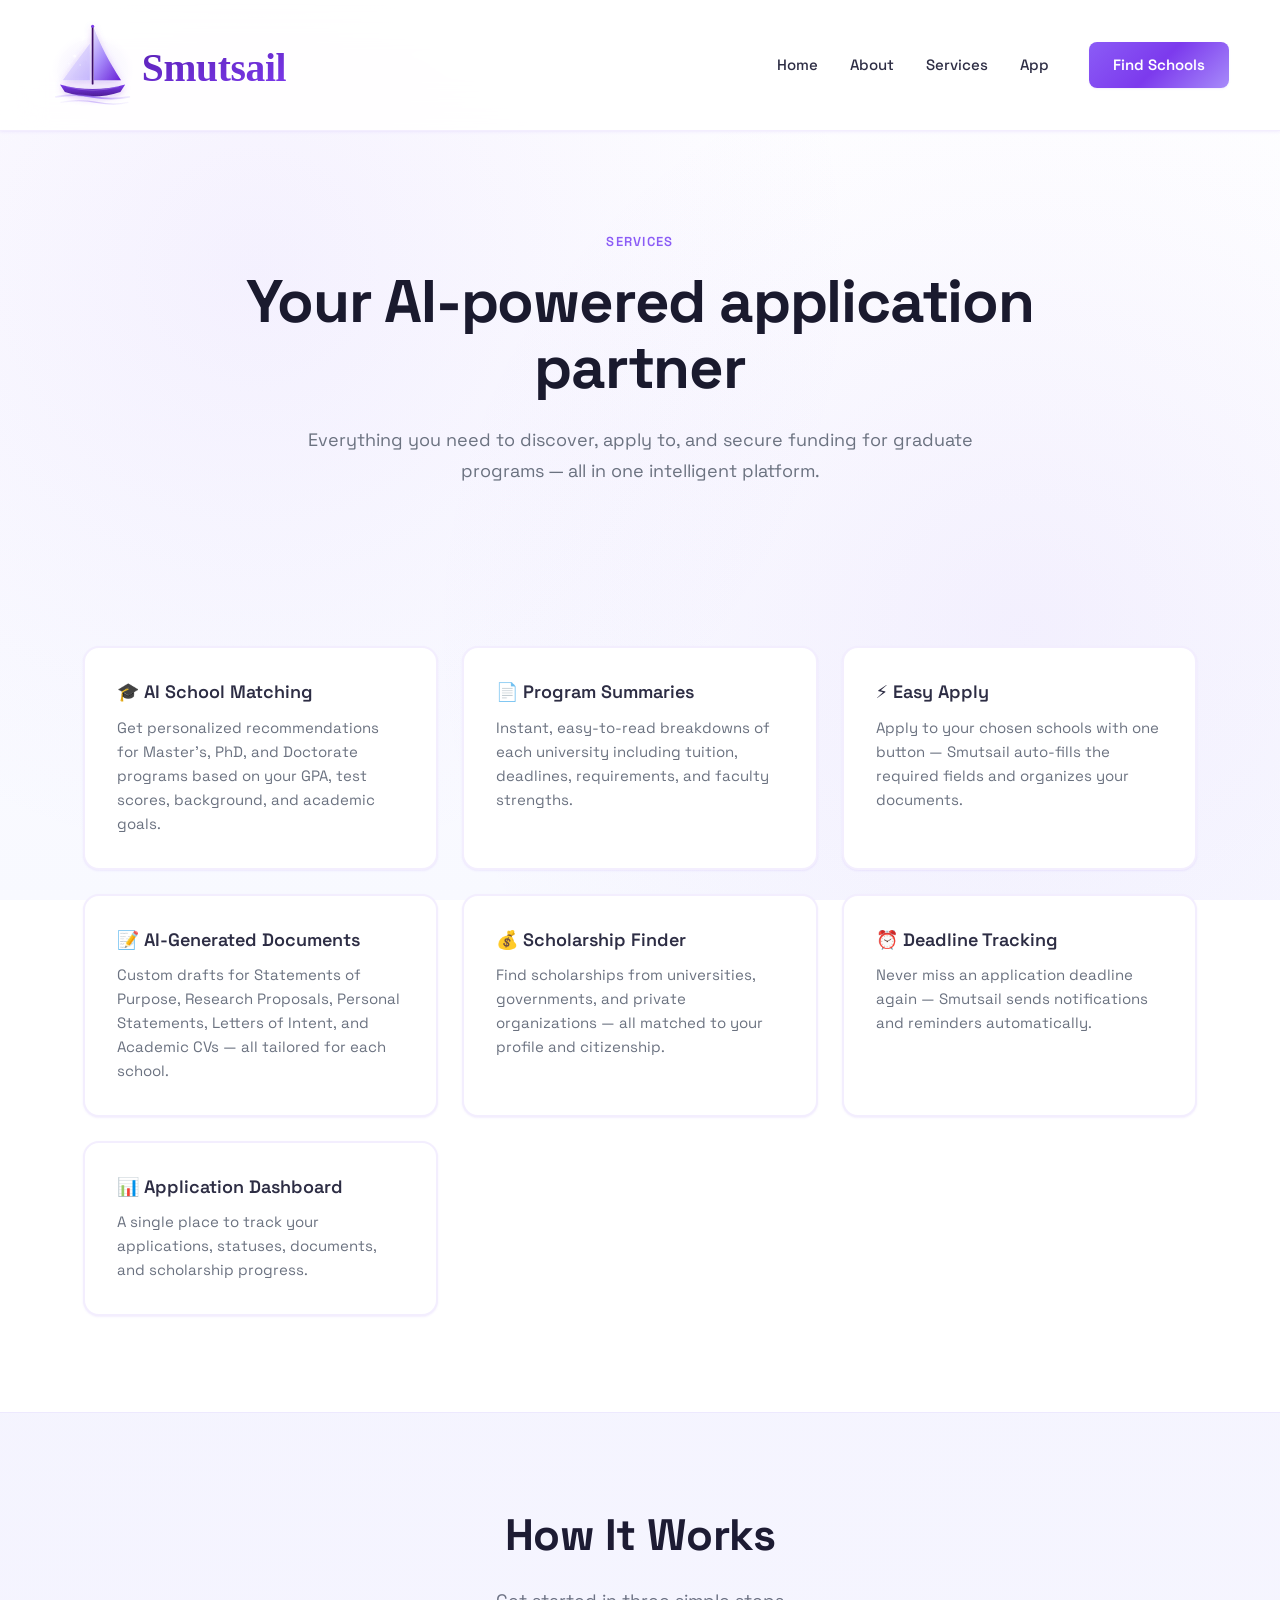
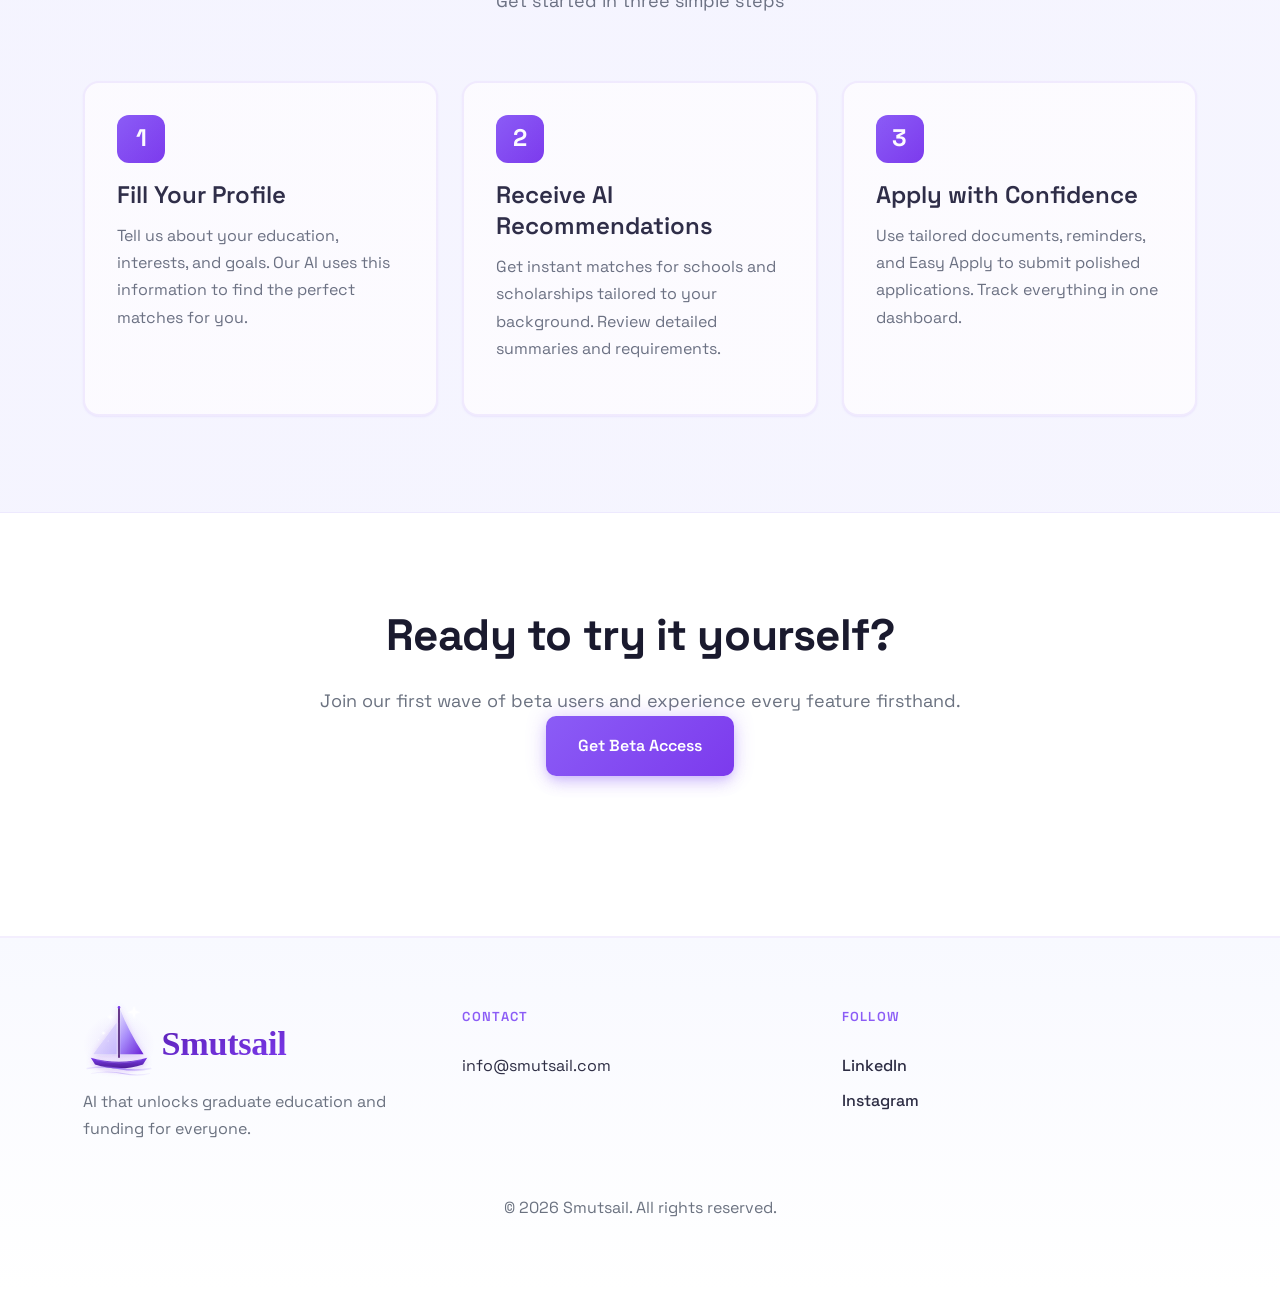
<file: services.html>
<!DOCTYPE html>
<html lang="en">

<head>
    <meta charset="UTF-8" />
    <meta name="viewport" content="width=device-width, initial-scale=1.0" />
    <title>Services | Smutsail</title>
    <meta name="description" content="Discover everything Smutsail offers — AI school matching, scholarship finder, Easy Apply, AI-generated documents, deadline tracking, and more." />
    <meta property="og:title" content="Services | Smutsail" />
    <meta property="og:description" content="Your AI-powered application partner. School matching, scholarship finder, Easy Apply, document generation, and deadline tracking — all in one app." />
    <meta property="og:type" content="website" />
    <link rel="icon" type="image/svg+xml" href="./favicon.svg" />
    <link rel="preconnect" href="https://fonts.googleapis.com" />
    <link rel="preconnect" href="https://fonts.gstatic.com" crossorigin />
    <link href="https://fonts.googleapis.com/css2?family=Space+Grotesk:wght@400;500;600;700&display=swap"
        rel="stylesheet" />
    <link rel="stylesheet" href="./styles.css" />
</head>

<body>
    <header class="site-header">
        <div class="container header-content">
            <a href="./index.html" class="logo logo-img">
                <img src="./logo.svg" alt="Smutsail" onerror="this.parentElement.classList.remove('logo-img'); this.style.display='none'; this.parentElement.insertAdjacentText('beforeend','Smutsail');" />
            </a>
            <button class="hamburger" id="hamburger" aria-label="Toggle navigation" aria-expanded="false">
                <span></span><span></span><span></span>
            </button>
            <nav class="nav" id="mainNav">
                <a href="./index.html">Home</a>
                <a href="./about.html">About</a>
                <a href="./services.html">Services</a>
                <a href="./index.html#download">App</a>
                <a href="./find.html" class="waitlist-link find-link">Find Schools</a>
            </nav>
        </div>
    </header>

    <main>
        <section class="hero page-hero">
            <div class="container">
                <div class="section-header">
                    <p class="eyebrow">Services</p>
                    <h1>Your AI-powered application partner</h1>
                    <p class="intro">
                        Everything you need to discover, apply to, and secure funding for graduate programs — all in one
                        intelligent platform.
                    </p>
                </div>
            </div>
        </section>

        <section class="section">
            <div class="container">
                <div class="grid services-grid">
                    <div class="service-card">
                        <h3>🎓 AI School Matching</h3>
                        <p>Get personalized recommendations for Master's, PhD, and Doctorate programs based on your GPA,
                            test scores, background, and academic goals.</p>
                    </div>
                    <div class="service-card">
                        <h3>📄 Program Summaries</h3>
                        <p>Instant, easy-to-read breakdowns of each university including tuition, deadlines,
                            requirements, and faculty strengths.</p>
                    </div>
                    <div class="service-card">
                        <h3>⚡ Easy Apply</h3>
                        <p>Apply to your chosen schools with one button — Smutsail auto-fills the required fields and
                            organizes your documents.</p>
                    </div>
                    <div class="service-card">
                        <h3>📝 AI-Generated Documents</h3>
                        <p>Custom drafts for Statements of Purpose, Research Proposals, Personal Statements, Letters of
                            Intent, and Academic CVs — all tailored for each school.</p>
                    </div>
                    <div class="service-card">
                        <h3>💰 Scholarship Finder</h3>
                        <p>Find scholarships from universities, governments, and private organizations — all matched to
                            your profile and citizenship.</p>
                    </div>
                    <div class="service-card">
                        <h3>⏰ Deadline Tracking</h3>
                        <p>Never miss an application deadline again — Smutsail sends notifications and reminders
                            automatically.</p>
                    </div>
                    <div class="service-card">
                        <h3>📊 Application Dashboard</h3>
                        <p>A single place to track your applications, statuses, documents, and scholarship progress.</p>
                    </div>
                </div>
            </div>
        </section>

        <section class="section light-bg">
            <div class="container">
                <div class="section-header">
                    <h2>How It Works</h2>
                    <p class="intro">Get started in three simple steps</p>
                </div>
                <div class="grid three-col">
                    <div class="card">
                        <div class="step-number">1</div>
                        <h3>Fill Your Profile</h3>
                        <p>Tell us about your education, interests, and goals. Our AI uses this information to find the
                            perfect matches for you.</p>
                    </div>
                    <div class="card">
                        <div class="step-number">2</div>
                        <h3>Receive AI Recommendations</h3>
                        <p>Get instant matches for schools and scholarships tailored to your background. Review detailed
                            summaries and requirements.</p>
                    </div>
                    <div class="card">
                        <div class="step-number">3</div>
                        <h3>Apply with Confidence</h3>
                        <p>Use tailored documents, reminders, and Easy Apply to submit polished applications. Track
                            everything in one dashboard.</p>
                    </div>
                </div>
            </div>
        </section>

        <section class="section">
            <div class="container">
                <div class="section-header">
                    <h2>Ready to try it yourself?</h2>
                    <p class="intro">Join our first wave of beta users and experience every feature firsthand.</p>
                    <a href="./index.html#waitlist" class="cta">Get Beta Access</a>
                </div>
            </div>
        </section>
    </main>

    <footer class="site-footer">
        <div class="container footer-grid">
            <div>
                <a href="./index.html" class="logo logo-img">
                <img src="./logo.svg" alt="Smutsail" onerror="this.parentElement.classList.remove('logo-img'); this.style.display='none'; this.parentElement.insertAdjacentText('beforeend','Smutsail');" />
            </a>
                <p>AI that unlocks graduate education and funding for everyone.</p>
            </div>
            <div>
                <p class="eyebrow">Contact</p>
                <a href="mailto:info@smutsail.com">info@smutsail.com</a>
            </div>
            <div>
                <p class="eyebrow">Follow</p>
                <div class="social">
                    <a href="https://www.linkedin.com/company/smutsail" target="_blank" rel="noopener">LinkedIn</a>
                    <a href="https://www.instagram.com/smutsail?igsh=Z2R4c2htemJsaWU0&utm_source=qr" target="_blank" rel="noopener">Instagram</a>
                </div>
            </div>
        </div>
        <p class="legal">© 2026 Smutsail. All rights reserved.</p>
    </footer>

    <script src="./main.js"></script>
</body>

</html>
</file>
<file: styles.css>
:root {
    color-scheme: light;
    --bg: #ffffff;
    --bg-secondary: #f8f9ff;
    --card: #ffffff;
    --card-hover: #f5f7ff;
    --accent: #8b5cf6;
    --accent-2: #7c3aed;
    --accent-light: #a78bfa;
    --accent-soft: rgba(139, 92, 246, 0.1);
    --accent-gradient: linear-gradient(135deg, #8b5cf6 0%, #7c3aed 50%, #a78bfa 100%);
    --text: #1a1a2e;
    --text-secondary: #2d2d44;
    --muted: #6b7280;
    --border: rgba(139, 92, 246, 0.2);
    --border-light: rgba(139, 92, 246, 0.1);
    --shadow-sm: 0 1px 2px 0 rgba(139, 92, 246, 0.1);
    --shadow-md: 0 4px 6px -1px rgba(139, 92, 246, 0.15), 0 2px 4px -1px rgba(139, 92, 246, 0.1);
    --shadow-lg: 0 10px 15px -3px rgba(139, 92, 246, 0.2), 0 4px 6px -2px rgba(139, 92, 246, 0.15);
    --shadow-xl: 0 20px 25px -5px rgba(139, 92, 246, 0.25), 0 10px 10px -5px rgba(139, 92, 246, 0.15);
    font-family: "Space Grotesk", -apple-system, BlinkMacSystemFont, "Segoe UI", system-ui, sans-serif;
}

* {
    box-sizing: border-box;
    margin: 0;
    padding: 0;
}

html {
    scroll-behavior: smooth;
}

a {
    color: inherit;
    text-decoration: none;
}

body {
    margin: 0;
    background:
        radial-gradient(circle at 20% 30%, rgba(139, 92, 246, 0.08), transparent 50%),
        radial-gradient(circle at 80% 70%, rgba(124, 58, 237, 0.06), transparent 50%),
        linear-gradient(180deg, #ffffff 0%, #f8f9ff 100%);
    background-attachment: fixed;
    color: var(--text);
    line-height: 1.7;
    font-size: 16px;
    -webkit-font-smoothing: antialiased;
    -moz-osx-font-smoothing: grayscale;
}

.container {
    width: min(1280px, 92vw);
    margin: 0 auto;
    padding: 0 2rem;
}

h1 {
    font-size: clamp(2.5rem, 5vw, 3.75rem);
    font-weight: 700;
    line-height: 1.1;
    margin: 0 0 1.5rem;
    color: var(--text);
    letter-spacing: -0.02em;
}

h2 {
    font-size: clamp(2rem, 4vw, 2.75rem);
    font-weight: 700;
    line-height: 1.2;
    margin: 0 0 1rem;
    color: var(--text);
    letter-spacing: -0.01em;
}

h3 {
    font-size: clamp(1.25rem, 2.5vw, 1.5rem);
    font-weight: 600;
    line-height: 1.3;
    margin: 0 0 0.75rem;
    color: var(--text-secondary);
}

p {
    margin: 0 0 1.25rem;
    color: var(--muted);
    font-size: 1rem;
}

ul {
    padding-left: 1.25rem;
}

header,
section {
    position: relative;
}

.site-header {
    position: sticky;
    top: 0;
    z-index: 100;
    backdrop-filter: blur(20px) saturate(180%);
    -webkit-backdrop-filter: blur(20px) saturate(180%);
    border-bottom: 1px solid var(--border-light);
    background-color: rgba(255, 255, 255, 0.9);
    transition: all 0.3s ease;
    box-shadow: 0 1px 3px rgba(139, 92, 246, 0.1);
}

.header-content {
    display: flex;
    align-items: center;
    justify-content: space-between;
    padding: 1.25rem 0;
}

.logo {
    font-weight: 700;
    font-size: 1.25rem;
    letter-spacing: 0.05em;
    color: var(--text);
    text-decoration: none;
    transition: opacity 0.2s ease;
    display: inline-flex;
    align-items: center;
}

.logo:hover {
    opacity: 0.8;
}

/* Logo image sizing */
.logo.logo-img img {
    display: block;
    height: 90px;
    width: auto;
}

.site-footer .logo.logo-img img {
    height: 78px;
    width: auto;
}

.nav {
    display: flex;
    align-items: center;
    gap: 2rem;
    font-size: 0.9375rem;
    font-weight: 500;
}

.nav a {
    color: var(--text-secondary);
    text-decoration: none;
    transition: color 0.2s ease;
    position: relative;
}

.nav a:hover {
    color: var(--text);
}

.nav a::after {
    content: '';
    position: absolute;
    bottom: -4px;
    left: 0;
    width: 0;
    height: 2px;
    background: var(--accent);
    transition: width 0.3s ease;
}

.nav a:hover::after {
    width: 100%;
}

.waitlist-link {
    padding: 0.625rem 1.5rem;
    border: 1px solid var(--border);
    border-radius: 8px;
    background: transparent;
    transition: all 0.2s ease;
    margin-left: 0.5rem;
}

.waitlist-link:hover {
    background: var(--accent-soft);
    border-color: var(--accent);
    color: var(--accent-light);
}

.hero {
    padding: 8rem 0 6rem;
    position: relative;
}

.page-hero {
    padding: 6rem 0 4rem;
    text-align: center;
}

.page-hero .section-header {
    margin-bottom: 0;
}

.page-hero h1 {
    margin-bottom: 1.5rem;
}

.hero-grid {
    display: grid;
    grid-template-columns: 1.1fr 1fr;
    gap: 4rem;
    align-items: center;
}

.eyebrow {
    text-transform: uppercase;
    letter-spacing: 0.1em;
    font-size: 0.8125rem;
    font-weight: 600;
    color: var(--accent);
    margin-bottom: 1rem;
    display: inline-block;
}

.subhead {
    font-size: clamp(1.125rem, 2vw, 1.25rem);
    line-height: 1.6;
    color: var(--muted);
    margin-bottom: 2rem;
    max-width: 600px;
}

.value-carousel-container {
    margin: 3rem auto 0;
    position: relative;
    max-width: 1200px;
}

.value-carousel-wrapper {
    overflow: hidden;
    border-radius: 16px;
    margin-bottom: 1.5rem;
    position: relative;
}

.value-carousel {
    display: flex;
    gap: 1.5rem;
    transition: transform 0.6s cubic-bezier(0.4, 0, 0.2, 1);
    will-change: transform;
}

.value-card {
    flex: 0 0 calc(33.333% - 1rem);
    min-width: 0;
    background: var(--card);
    border: 2px solid var(--border-light);
    border-radius: 16px;
    padding: 2.5rem 2rem;
    display: flex;
    flex-direction: column;
    align-items: center;
    justify-content: center;
    text-align: center;
    transition: all 0.3s ease;
    box-shadow: var(--shadow-sm);
}

.value-card:hover {
    transform: translateY(-6px);
    box-shadow: var(--shadow-lg);
    border-color: var(--accent);
    background: linear-gradient(135deg, #ffffff 0%, #f8f9ff 100%);
}

.value-icon {
    font-size: 3.5rem;
    margin-bottom: 1.25rem;
    line-height: 1;
    filter: drop-shadow(0 4px 8px rgba(139, 92, 246, 0.2));
}

.value-card p {
    font-size: 1.0625rem;
    line-height: 1.6;
    color: var(--text-secondary);
    margin: 0;
    font-weight: 500;
}

.carousel-controls {
    display: flex;
    align-items: center;
    justify-content: center;
    gap: 1.5rem;
}

.carousel-btn {
    width: 48px;
    height: 48px;
    border-radius: 50%;
    border: 2px solid var(--border-light);
    background: var(--card);
    color: var(--accent);
    font-size: 2rem;
    font-weight: 300;
    cursor: pointer;
    display: flex;
    align-items: center;
    justify-content: center;
    transition: all 0.3s ease;
    box-shadow: var(--shadow-sm);
}

.carousel-btn:hover {
    background: var(--accent-gradient);
    border-color: var(--accent);
    color: white;
    transform: scale(1.1);
    box-shadow: var(--shadow-md);
}

.carousel-btn:active {
    transform: scale(0.95);
}

.carousel-indicators {
    display: flex;
    justify-content: center;
    gap: 0.5rem;
    margin-top: 1.5rem;
}

.indicator {
    width: 8px;
    height: 8px;
    border-radius: 50%;
    border: none;
    background: var(--border-light);
    cursor: pointer;
    transition: all 0.3s ease;
    padding: 0;
    position: relative;
}

.indicator::after {
    content: '';
    position: absolute;
    top: 50%;
    left: 50%;
    transform: translate(-50%, -50%);
    width: 12px;
    height: 12px;
    border-radius: 50%;
    background: transparent;
    border: 2px solid transparent;
    transition: all 0.3s ease;
}

.indicator:hover::after {
    border-color: var(--accent);
}

.indicator.active {
    background: var(--accent-gradient);
    width: 24px;
    border-radius: 4px;
    box-shadow: 0 2px 4px rgba(139, 92, 246, 0.3);
}

.indicator.active::after {
    display: none;
}

.cta {
    display: inline-flex;
    align-items: center;
    justify-content: center;
    padding: 1rem 2rem;
    border-radius: 10px;
    background: linear-gradient(135deg, var(--accent) 0%, var(--accent-2) 100%);
    color: white;
    font-weight: 600;
    font-size: 1rem;
    text-decoration: none;
    box-shadow: var(--shadow-lg), 0 0 20px rgba(139, 92, 246, 0.3);
    transition: all 0.3s ease;
    border: none;
    cursor: pointer;
}

.cta:hover {
    transform: translateY(-2px);
    box-shadow: var(--shadow-xl), 0 0 30px rgba(139, 92, 246, 0.4);
}

.cta:active {
    transform: translateY(0);
}

.hero-card {
    background: var(--card);
    border: 2px solid var(--border-light);
    border-radius: 20px;
    padding: 2.5rem;
    box-shadow: var(--shadow-lg);
    transition: transform 0.3s ease, box-shadow 0.3s ease;
    background: linear-gradient(135deg, #ffffff 0%, #f8f9ff 100%);
}

.hero-card:hover {
    transform: translateY(-4px);
    box-shadow: var(--shadow-xl);
    border-color: var(--accent);
}

.card-header {
    display: flex;
    align-items: baseline;
    justify-content: space-between;
    margin-bottom: 2rem;
    padding-bottom: 1.5rem;
    border-bottom: 1px solid var(--border-light);
}

.card-header h3 {
    margin: 0;
    font-size: 1.25rem;
}

.card-header p {
    margin: 0;
    font-size: 0.875rem;
    color: var(--muted);
}

.label {
    font-size: 0.8125rem;
    text-transform: uppercase;
    letter-spacing: 0.08em;
    color: var(--muted);
    font-weight: 600;
    margin-bottom: 0.5rem;
}

.value {
    font-size: 2.25rem;
    font-weight: 700;
    color: var(--text);
    line-height: 1;
}

.stat {
    margin-bottom: 1.5rem;
}

.stat:last-of-type {
    margin-bottom: 0;
}

.timeline {
    border-top: 1px solid var(--border-light);
    margin-top: 2rem;
    padding-top: 1.5rem;
    display: flex;
    flex-direction: column;
    gap: 1.25rem;
}

.timeline-item {
    display: flex;
    gap: 1rem;
    align-items: flex-start;
}

.dot {
    width: 10px;
    height: 10px;
    border-radius: 50%;
    background: var(--accent);
    margin-top: 0.375rem;
    flex-shrink: 0;
    box-shadow: 0 0 8px rgba(139, 92, 246, 0.5);
}

.timeline-title {
    font-weight: 600;
    color: var(--text-secondary);
    font-size: 0.9375rem;
    margin-bottom: 0.25rem;
}

.timeline-date {
    font-size: 0.8125rem;
    color: var(--muted);
    margin: 0;
}

.section {
    padding: 6rem 0;
}

.light-bg {
    background: var(--bg-secondary);
    border-top: 1px solid var(--border-light);
    border-bottom: 1px solid var(--border-light);
    position: relative;
}

.light-bg::before {
    content: '';
    position: absolute;
    top: 0;
    left: 0;
    right: 0;
    bottom: 0;
    background: linear-gradient(135deg, rgba(139, 92, 246, 0.03) 0%, rgba(124, 58, 237, 0.02) 100%);
    pointer-events: none;
}

.section-header {
    max-width: 800px;
    margin: 0 auto 4rem;
    text-align: center;
}

.section-header .eyebrow {
    margin-bottom: 1rem;
}

.section-header h2 {
    margin-bottom: 1.5rem;
}

.intro {
    font-size: 1.125rem;
    line-height: 1.7;
    color: var(--muted);
    max-width: 700px;
    margin: 0 auto;
}

.grid {
    display: grid;
    gap: 1.5rem;
}

.two-col {
    grid-template-columns: repeat(auto-fit, minmax(280px, 1fr));
}

.three-col {
    grid-template-columns: repeat(auto-fit, minmax(220px, 1fr));
}

.services-grid {
    grid-template-columns: repeat(auto-fit, minmax(280px, 1fr));
    align-items: stretch;
}

.card,
.service-card {
    background: var(--card);
    border: 2px solid var(--border-light);
    border-radius: 16px;
    padding: 2rem;
    transition: all 0.3s ease;
    box-shadow: var(--shadow-sm);
    display: flex;
    flex-direction: column;
    height: 100%;
}

.card:hover,
.service-card:hover {
    background: linear-gradient(135deg, #ffffff 0%, #f8f9ff 100%);
    border-color: var(--accent);
    transform: translateY(-4px);
    box-shadow: var(--shadow-md);
}

.service-card h3 {
    margin-bottom: 0.75rem;
    font-size: 1.125rem;
    flex-shrink: 0;
}

.service-card p {
    margin: 0;
    font-size: 0.9375rem;
    line-height: 1.6;
    flex-grow: 1;
}

.highlight ul {
    list-style: none;
    padding: 0;
}

.highlight li {
    margin-bottom: 0.5rem;
}

.feature-list {
    list-style: none;
    padding: 0;
    margin: 1.5rem 0 0;
}

.feature-list li {
    padding: 0.75rem 0;
    padding-left: 1.5rem;
    position: relative;
    color: var(--text-secondary);
}

.feature-list li::before {
    content: '✓';
    position: absolute;
    left: 0;
    color: var(--accent);
    font-weight: 700;
}

.step-number {
    width: 48px;
    height: 48px;
    border-radius: 12px;
    background: linear-gradient(135deg, var(--accent) 0%, var(--accent-2) 100%);
    color: white;
    display: flex;
    align-items: center;
    justify-content: center;
    font-size: 1.5rem;
    font-weight: 700;
    margin-bottom: 1rem;
}

.vision {
    margin-top: 4rem;
    padding: 3rem;
    border-radius: 16px;
    border: 2px solid var(--accent);
    background: linear-gradient(135deg, rgba(139, 92, 246, 0.08) 0%, rgba(124, 58, 237, 0.05) 100%);
    text-align: center;
    box-shadow: var(--shadow-md);
}

.vision .eyebrow {
    margin-bottom: 1rem;
}

.vision h3 {
    font-size: clamp(1.5rem, 3vw, 1.875rem);
    line-height: 1.4;
    color: var(--text);
    max-width: 900px;
    margin: 0 auto;
}

.download-grid {
    display: grid;
    grid-template-columns: repeat(auto-fit, minmax(300px, 1fr));
    gap: 2rem;
    align-items: center;
}

ol {
    margin: 1.5rem 0;
    padding-left: 1.25rem;
}

.coming-soon {
    color: var(--accent);
    font-weight: 600;
    font-size: 1.125rem;
    margin: 1.5rem 0;
}

.store-badges {
    display: flex;
    gap: 1rem;
    flex-wrap: wrap;
}

.store-badges span {
    border: 2px solid var(--border-light);
    border-radius: 10px;
    padding: 0.875rem 1.5rem;
    background: var(--card);
    font-size: 0.9375rem;
    font-weight: 500;
    transition: all 0.2s ease;
    display: inline-block;
    box-shadow: var(--shadow-sm);
}

.store-badges span:hover {
    background: linear-gradient(135deg, #ffffff 0%, #f8f9ff 100%);
    border-color: var(--accent);
    transform: translateY(-2px);
    box-shadow: var(--shadow-md);
}

.download-card {
    justify-self: center;
}

.screen-mock {
    border-radius: 1.5rem;
    padding: 2rem;
    background: linear-gradient(165deg, rgba(210, 107, 255, 0.25), rgba(143, 76, 255, 0.25));
    border: 1px solid rgba(255, 255, 255, 0.18);
    max-width: 320px;
}

.progress {
    width: 100%;
    height: 8px;
    border-radius: 999px;
    background: rgba(255, 255, 255, 0.2);
    margin: 1rem 0;
    overflow: hidden;
}

.progress span {
    display: block;
    height: 100%;
    background: linear-gradient(120deg, var(--accent), var(--accent-2));
}

.waitlist {
    padding-bottom: 7rem;
}

.waitlist-card {
    border-radius: 20px;
    border: 2px solid var(--border-light);
    padding: 4rem;
    background: linear-gradient(135deg, #ffffff 0%, #f8f9ff 100%);
    display: grid;
    grid-template-columns: 1.2fr 1fr;
    gap: 4rem;
    align-items: center;
    box-shadow: var(--shadow-lg);
    position: relative;
    overflow: hidden;
}

.waitlist-card::before {
    content: '';
    position: absolute;
    top: 0;
    left: 0;
    right: 0;
    height: 4px;
    background: var(--accent-gradient);
}

.waitlist-card h2 {
    margin-bottom: 1rem;
}

.waitlist-card>div p {
    font-size: 1.0625rem;
    color: var(--muted);
}

.waitlist-form {
    display: flex;
    flex-direction: column;
    gap: 1rem;
}

.waitlist-form input {
    padding: 1rem 1.25rem;
    border-radius: 10px;
    border: 2px solid var(--border-light);
    background: var(--bg);
    color: var(--text);
    font-size: 1rem;
    transition: all 0.2s ease;
    font-family: inherit;
}

.waitlist-form input:focus {
    outline: none;
    border-color: var(--accent);
    background: var(--bg);
    box-shadow: 0 0 0 3px rgba(139, 92, 246, 0.15);
}

.waitlist-form input::placeholder {
    color: var(--muted);
}

.waitlist-form button {
    padding: 1rem 1.5rem;
    border-radius: 10px;
    border: none;
    font-weight: 600;
    font-size: 1rem;
    cursor: pointer;
    background: linear-gradient(135deg, var(--accent) 0%, var(--accent-2) 100%);
    color: white;
    transition: all 0.3s ease;
    box-shadow: var(--shadow-md);
    font-family: inherit;
}

.waitlist-form button:hover {
    transform: translateY(-2px);
    box-shadow: var(--shadow-lg), 0 0 20px rgba(139, 92, 246, 0.3);
}

.waitlist-form button:active {
    transform: translateY(0);
}

.form-note {
    font-size: 0.85rem;
}

.form-message {
    font-size: 0.9375rem;
    margin-top: 0.75rem;
    padding: 0.75rem 1rem;
    border-radius: 8px;
    display: none;
}

.form-message.success {
    display: block;
    background: rgba(34, 197, 94, 0.1);
    color: #16a34a;
    border: 1px solid rgba(34, 197, 94, 0.3);
}

.form-message.error {
    display: block;
    background: rgba(239, 68, 68, 0.1);
    color: #dc2626;
    border: 1px solid rgba(239, 68, 68, 0.3);
}

.waitlist-form button:disabled {
    opacity: 0.6;
    cursor: not-allowed;
}

.site-footer {
    border-top: 2px solid var(--border-light);
    padding: 4rem 0 3rem;
    background: linear-gradient(180deg, var(--bg-secondary) 0%, #ffffff 100%);
}

.site-footer a {
    color: var(--text-secondary);
    transition: color 0.2s ease;
}

.site-footer a[href^="mailto:"] {
    display: block;
    margin-top: 0.5rem;
}

.site-footer a:hover {
    color: var(--accent);
}

.footer-grid {
    display: grid;
    grid-template-columns: repeat(auto-fit, minmax(220px, 1fr));
    gap: 1.5rem;
}

.social {
    display: flex;
    flex-direction: column;
    gap: 0.5rem;
    margin-top: 0.5rem;
}

.social a {
    color: var(--text-secondary);
    text-decoration: none;
    transition: color 0.2s ease;
    font-weight: 500;
    display: block;
}

.social a:hover {
    color: var(--accent);
}

.legal {
    text-align: center;
    margin-top: 2rem;
    color: var(--muted);
}

@media (max-width: 968px) {
    .hero-grid {
        grid-template-columns: 1fr;
        gap: 3rem;
    }

    .waitlist-card {
        grid-template-columns: 1fr;
        gap: 2.5rem;
        padding: 3rem;
    }

    .download-grid {
        grid-template-columns: 1fr;
    }
}

@media (max-width: 640px) {
    .value-card {
        flex: 0 0 100%;
        padding: 2rem 1.5rem;
    }

    .value-carousel-wrapper {
        margin-bottom: 1rem;
    }
}

/* Hamburger button — hidden on desktop */
.hamburger {
    display: none;
    flex-direction: column;
    justify-content: center;
    gap: 5px;
    background: none;
    border: none;
    cursor: pointer;
    padding: 4px;
    z-index: 200;
}

.hamburger span {
    display: block;
    width: 24px;
    height: 2px;
    background: var(--text);
    border-radius: 2px;
    transition: all 0.3s ease;
    transform-origin: center;
}

/* Animated X when open */
.hamburger.open span:nth-child(1) {
    transform: translateY(7px) rotate(45deg);
}
.hamburger.open span:nth-child(2) {
    opacity: 0;
    transform: scaleX(0);
}
.hamburger.open span:nth-child(3) {
    transform: translateY(-7px) rotate(-45deg);
}

@media (max-width: 768px) {
    .container {
        padding: 0 1.5rem;
    }

    .header-content {
        flex-direction: row;
        align-items: center;
        justify-content: space-between;
        padding: 1rem 0;
        flex-wrap: nowrap;
        position: relative;
    }

    .hamburger {
        display: flex;
    }

    .nav {
        display: none;
        position: absolute;
        top: calc(100% + 1px);
        left: -1.5rem;
        right: -1.5rem;
        background: rgba(255, 255, 255, 0.98);
        backdrop-filter: blur(20px);
        border-bottom: 1px solid var(--border-light);
        flex-direction: column;
        align-items: stretch;
        gap: 0;
        padding: 0.75rem 1.5rem 1.25rem;
        box-shadow: 0 8px 24px rgba(139, 92, 246, 0.1);
        z-index: 150;
    }

    .nav.open {
        display: flex;
    }

    .nav a {
        padding: 0.75rem 0;
        border-bottom: 1px solid var(--border-light);
        font-size: 1rem;
    }

    .nav a:last-child {
        border-bottom: none;
    }

    .nav a::after {
        display: none;
    }

    .waitlist-link {
        margin-left: 0;
        text-align: center;
        border: none;
        padding: 0.75rem 0;
        color: var(--accent) !important;
        font-weight: 600;
    }

    .hero {
        padding: 5rem 0 4rem;
    }

    .section {
        padding: 4rem 0;
    }

    .section-header {
        margin-bottom: 3rem;
    }

    .waitlist-card {
        padding: 2.5rem 1.5rem;
    }

    .hero-card {
        padding: 2rem;
    }

    .card,
    .service-card {
        padding: 1.5rem;
    }

    .value-card {
        flex: 0 0 calc(50% - 0.75rem);
        padding: 2rem 1.5rem;
    }

    .value-icon {
        font-size: 2.5rem;
        margin-bottom: 1rem;
    }

    .value-card p {
        font-size: 0.9375rem;
    }

    .carousel-btn {
        width: 40px;
        height: 40px;
        font-size: 1.5rem;
    }
}
/* ── Screenshots Section ── */
.screenshots-section {
    background: linear-gradient(180deg, #f8f9ff 0%, #ffffff 100%);
    overflow: hidden;
}

.screenshots-grid {
    display: flex;
    justify-content: center;
    align-items: flex-end;
    gap: 2rem;
    margin-top: 4rem;
}

.phone-mockup {
    display: flex;
    flex-direction: column;
    align-items: center;
    gap: 1.25rem;
    transform: translateY(20px) scale(0.92);
    transition: transform 0.3s ease;
}

.phone-mockup--center {
    transform: translateY(0) scale(1);
    z-index: 1;
}

.phone-mockup:hover {
    transform: translateY(-8px) scale(0.95);
}

.phone-mockup--center:hover {
    transform: translateY(-8px) scale(1);
}

.phone-frame {
    width: 195px;
    height: 420px;
    background: #1a1a2e;
    border-radius: 36px;
    padding: 12px;
    box-shadow:
        0 0 0 2px #3b0764,
        0 25px 60px rgba(109, 40, 217, 0.35),
        0 10px 20px rgba(0, 0, 0, 0.2);
    position: relative;
    overflow: hidden;
}

/* Notch */
.phone-frame::before {
    content: '';
    position: absolute;
    top: 12px;
    left: 50%;
    transform: translateX(-50%);
    width: 70px;
    height: 20px;
    background: #1a1a2e;
    border-radius: 0 0 14px 14px;
    z-index: 2;
}

.phone-frame img {
    width: 100%;
    height: 100%;
    object-fit: cover;
    border-radius: 26px;
    display: block;
}

.screenshot-caption {
    font-size: 0.9rem;
    font-weight: 600;
    color: var(--muted);
    letter-spacing: 0.04em;
    text-transform: uppercase;
}

/* Mobile: horizontal scroll */
@media (max-width: 768px) {
    .screenshots-grid {
        overflow-x: auto;
        justify-content: flex-start;
        padding: 1rem 1.5rem 2rem;
        gap: 1.25rem;
        -webkit-overflow-scrolling: touch;
        scrollbar-width: none;
    }

    .screenshots-grid::-webkit-scrollbar {
        display: none;
    }

    .phone-mockup,
    .phone-mockup--center {
        transform: none;
        flex-shrink: 0;
    }

    .phone-frame {
        width: 180px;
        height: 380px;
    }
}

/* ── Primary nav action: Find Schools ──────────────────────────────────────
   This replaced "Get Beta Access" as the header CTA. It is the only nav item
   that does something for a visitor immediately, so it is styled as a filled
   button rather than an outlined link — the outline version read as secondary
   and people missed it. */
.nav a.find-link {
    background: var(--accent-gradient);
    color: #fff !important;
    border: none;
    font-weight: 600;
    padding: 0.625rem 1.5rem;
    border-radius: 8px;
    box-shadow: var(--shadow-sm);
    transition: transform 0.2s ease, box-shadow 0.2s ease, opacity 0.2s ease;
}

.nav a.find-link:hover {
    transform: translateY(-1px);
    box-shadow: var(--shadow-md);
    opacity: 0.95;
}

/* The mobile nav is a stacked drawer, so the pill needs its own spacing and
   must not inherit the full-width bottom border the other links use. */
@media (max-width: 968px) {
    .nav a.find-link {
        text-align: center;
        margin-top: 0.75rem;
        padding: 0.875rem 1.5rem;
        border-bottom: none;
        color: #fff !important;
    }
}
</file>
